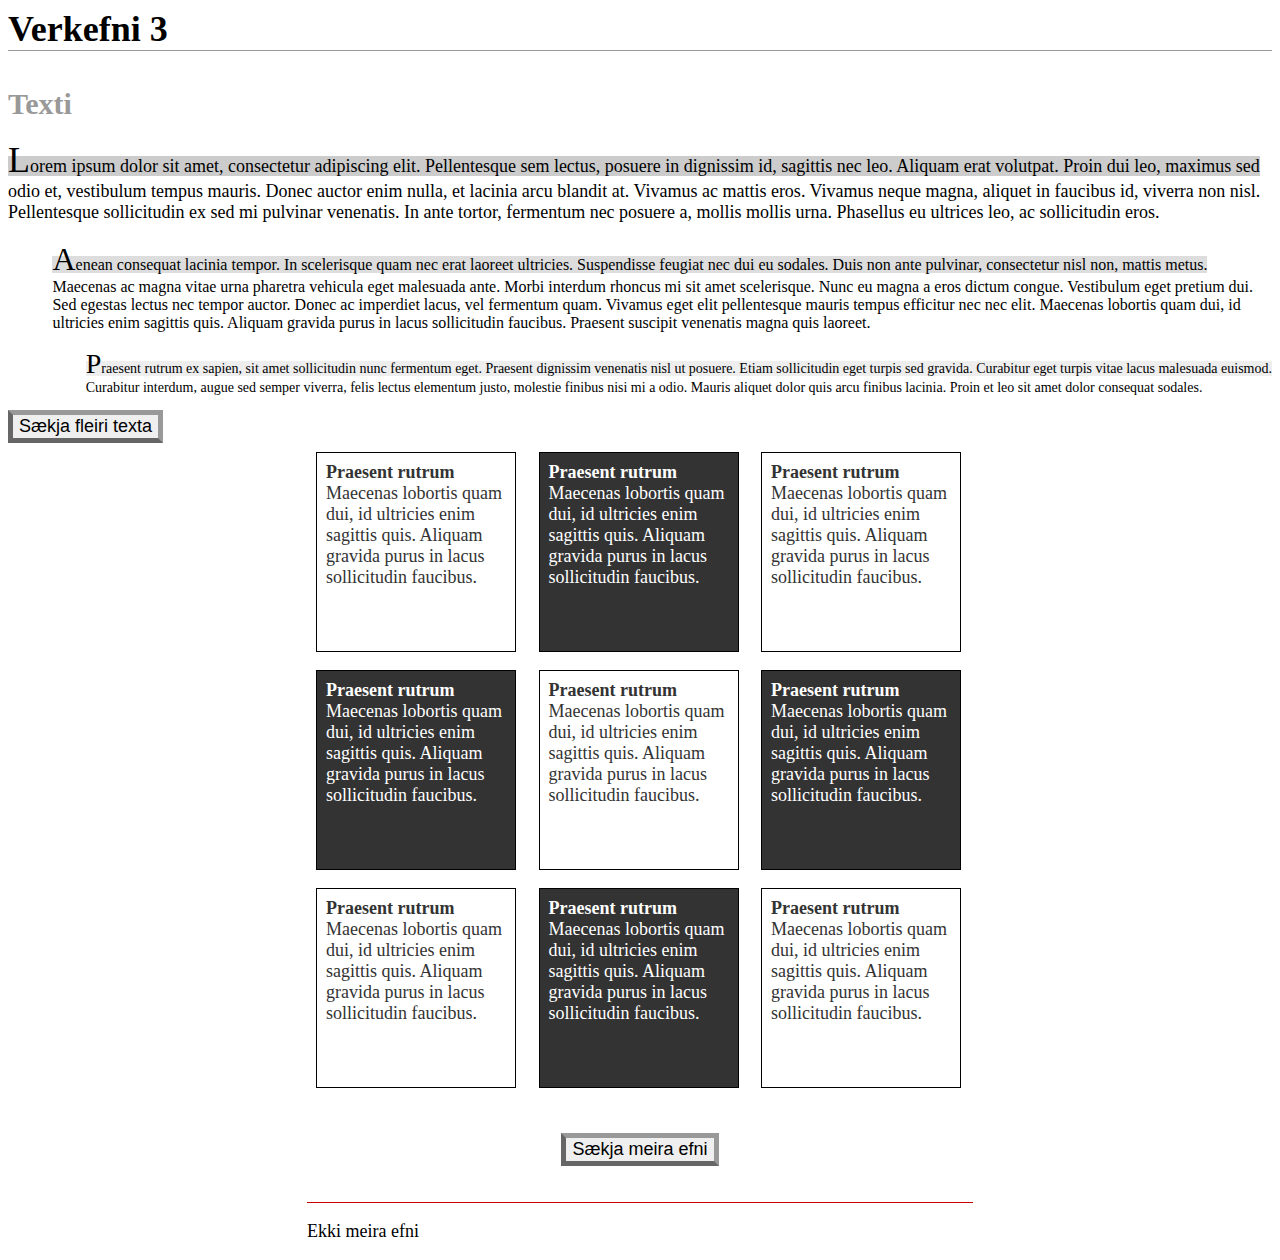
<file: Verkefni3/index.html>
<!doctype html>
<html lang="is">

<head>
    <meta charset="utf-8">
    <link href="styles/styles.css" rel="stylesheet" type="text/css">
    <title>Verkefni 3</title>
</head>

<body>
    <main>
        <h1>Verkefni 3</h1>

        <section class="card-text">
            <h2>Texti</h2>

            <p>Lorem ipsum dolor sit amet, consectetur adipiscing elit. Pellentesque sem lectus, posuere in dignissim
                id, sagittis nec leo. Aliquam erat volutpat. Proin dui leo, maximus sed odio et, vestibulum tempus
                mauris. Donec auctor enim nulla, et lacinia arcu blandit at. Vivamus ac mattis eros. Vivamus neque
                magna, aliquet in faucibus id, viverra non nisl. Pellentesque sollicitudin ex sed mi pulvinar
                venenatis. In ante tortor, fermentum nec posuere a, mollis mollis urna. Phasellus eu ultrices leo, ac
                sollicitudin eros.</p>

            <p>Aenean consequat lacinia tempor. In scelerisque quam nec erat laoreet ultricies. Suspendisse feugiat nec
                dui eu sodales. Duis non ante pulvinar, consectetur nisl non, mattis metus. Maecenas ac magna vitae
                urna pharetra vehicula eget malesuada ante. Morbi interdum rhoncus mi sit amet scelerisque. Nunc eu
                magna a eros dictum congue. Vestibulum eget pretium dui. Sed egestas lectus nec tempor auctor. Donec ac
                imperdiet lacus, vel fermentum quam. Vivamus eget elit pellentesque mauris tempus efficitur nec nec
                elit. Maecenas lobortis quam dui, id ultricies enim sagittis quis. Aliquam gravida purus in lacus
                sollicitudin faucibus. Praesent suscipit venenatis magna quis laoreet.</p>

            <p>Praesent rutrum ex sapien, sit amet sollicitudin nunc fermentum eget. Praesent dignissim venenatis nisl
                ut posuere. Etiam sollicitudin eget turpis sed gravida. Curabitur eget turpis vitae lacus malesuada
                euismod. Curabitur interdum, augue sed semper viverra, felis lectus elementum justo, molestie finibus
                nisi mi a odio. Mauris aliquet dolor quis arcu finibus lacinia. Proin et leo sit amet dolor consequat
                sodales.</p>

            <button>Sækja fleiri texta</button>
        </section>

        <section class="card-section">
            <h2>Þessi fyrirsögn á ekki að sjást</h2>

            <div class="cards">
                <div class="card">
                    <h3>Praesent rutrum</h3>
                    <p>Maecenas lobortis quam dui, id ultricies enim sagittis quis. Aliquam gravida purus in lacus
                        sollicitudin faucibus.</p>
                </div>
                <div class="card">
                    <h3>Praesent rutrum</h3>
                    <p>Maecenas lobortis quam dui, id ultricies enim sagittis quis. Aliquam gravida purus in lacus
                        sollicitudin faucibus.</p>
                </div>
                <div class="card">
                    <h3>Praesent rutrum</h3>
                    <p>Maecenas lobortis quam dui, id ultricies enim sagittis quis. Aliquam gravida purus in lacus
                        sollicitudin faucibus.</p>
                </div>
                <div class="card">
                    <h3>Praesent rutrum</h3>
                    <p>Maecenas lobortis quam dui, id ultricies enim sagittis quis. Aliquam gravida purus in lacus
                        sollicitudin faucibus.</p>
                </div>
                <div class="card">
                    <h3>Praesent rutrum</h3>
                    <p>Maecenas lobortis quam dui, id ultricies enim sagittis quis. Aliquam gravida purus in lacus
                        sollicitudin faucibus.</p>
                </div>
                <div class="card">
                    <h3>Praesent rutrum</h3>
                    <p>Maecenas lobortis quam dui, id ultricies enim sagittis quis. Aliquam gravida purus in lacus
                        sollicitudin faucibus.</p>
                </div>
                <div class="card">
                    <h3>Praesent rutrum</h3>
                    <p>Maecenas lobortis quam dui, id ultricies enim sagittis quis. Aliquam gravida purus in lacus
                        sollicitudin faucibus.</p>
                </div>
                <div class="card">
                    <h3>Praesent rutrum</h3>
                    <p>Maecenas lobortis quam dui, id ultricies enim sagittis quis. Aliquam gravida purus in lacus
                        sollicitudin faucibus.</p>
                </div>
                <div class="card">
                    <h3>Praesent rutrum</h3>
                    <p>Maecenas lobortis quam dui, id ultricies enim sagittis quis. Aliquam gravida purus in lacus
                        sollicitudin faucibus.</p>
                </div>
                <button>Sækja meira efni</button>
            </div>
        </section>
    </main>
</body>

</html>
</file>
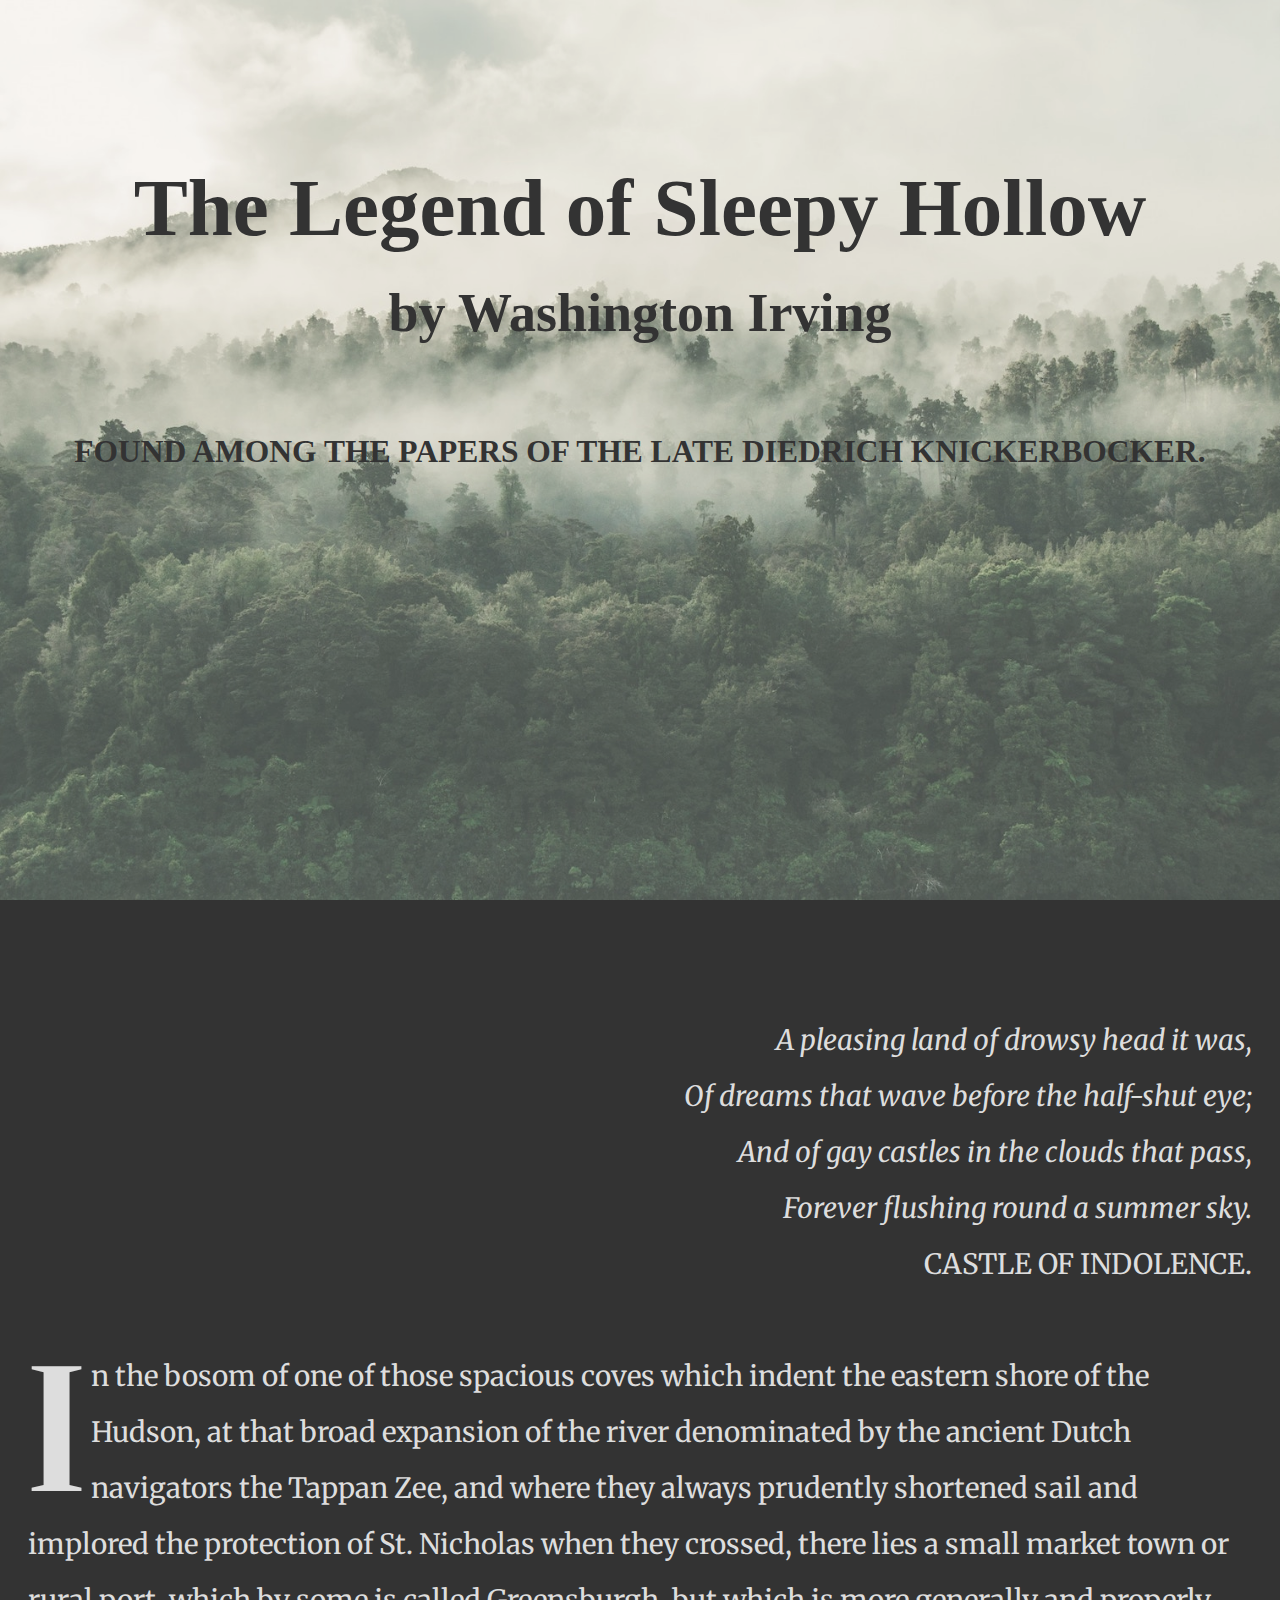
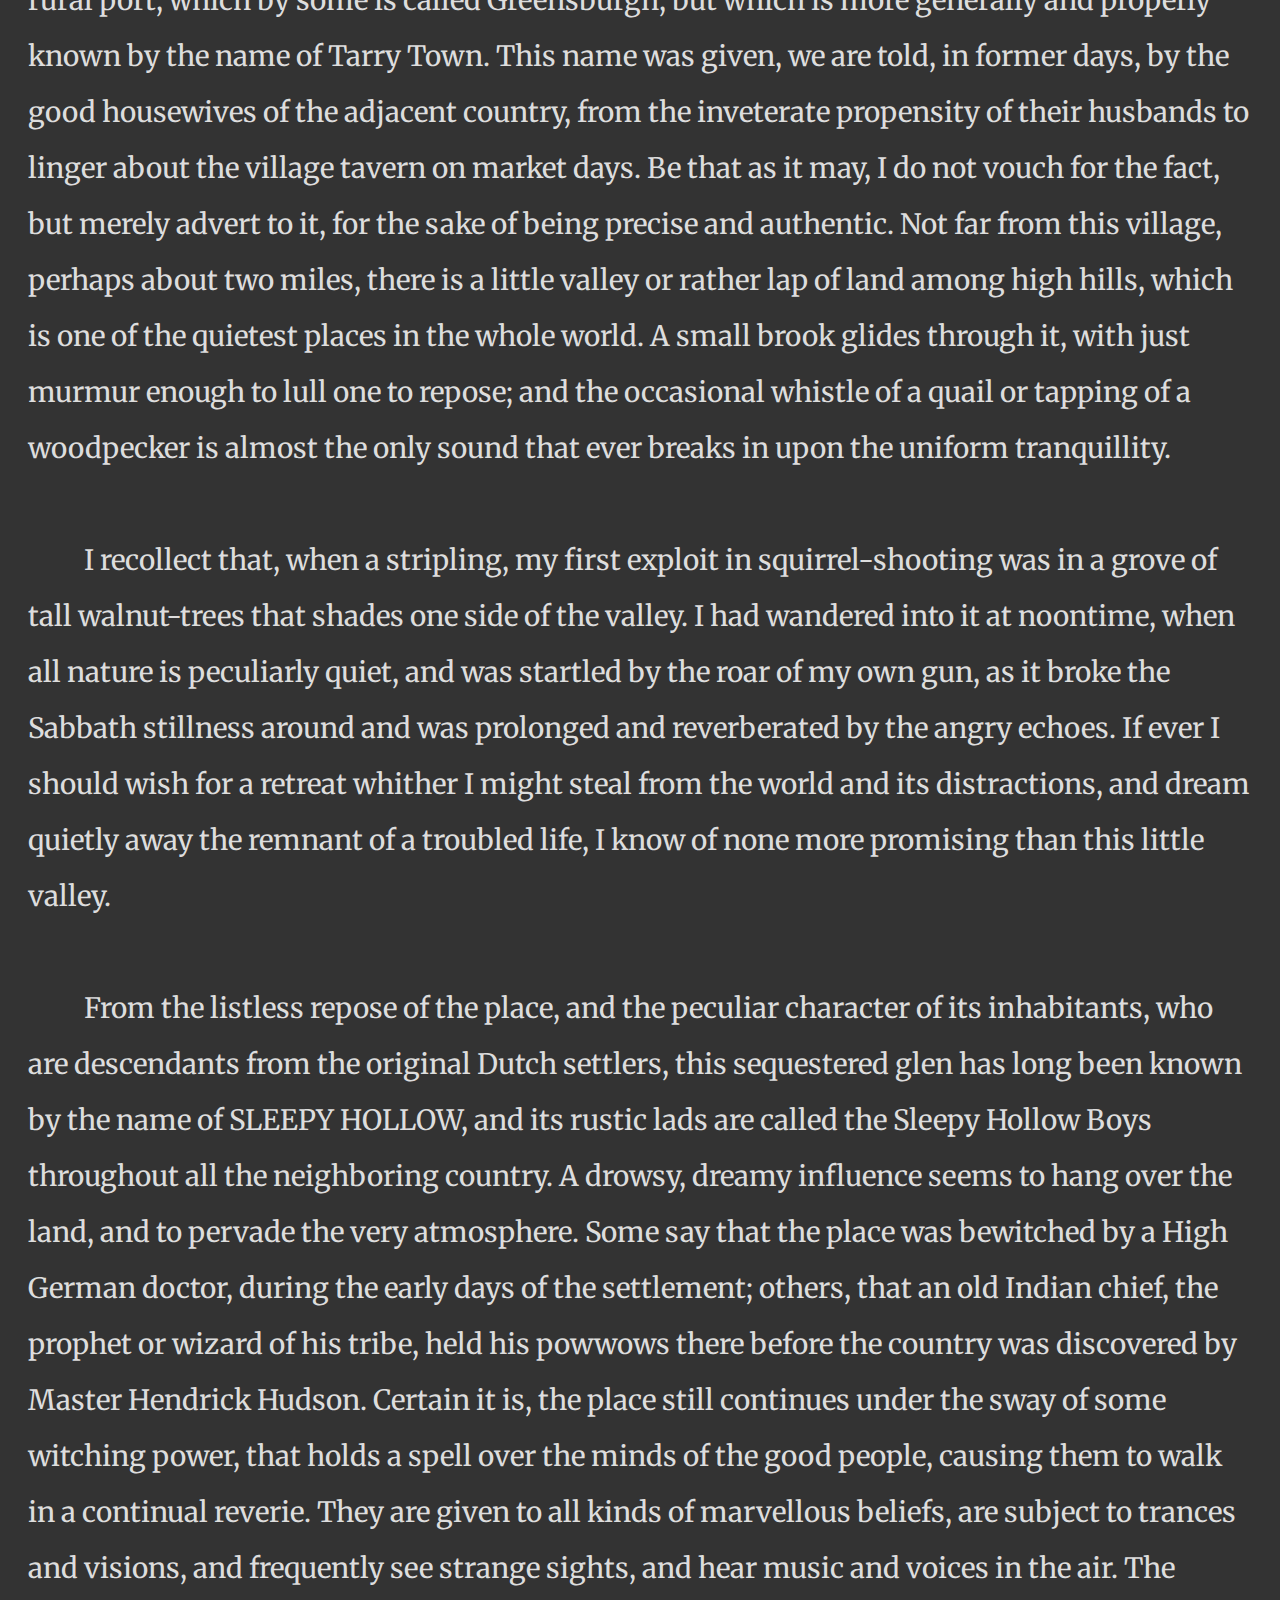
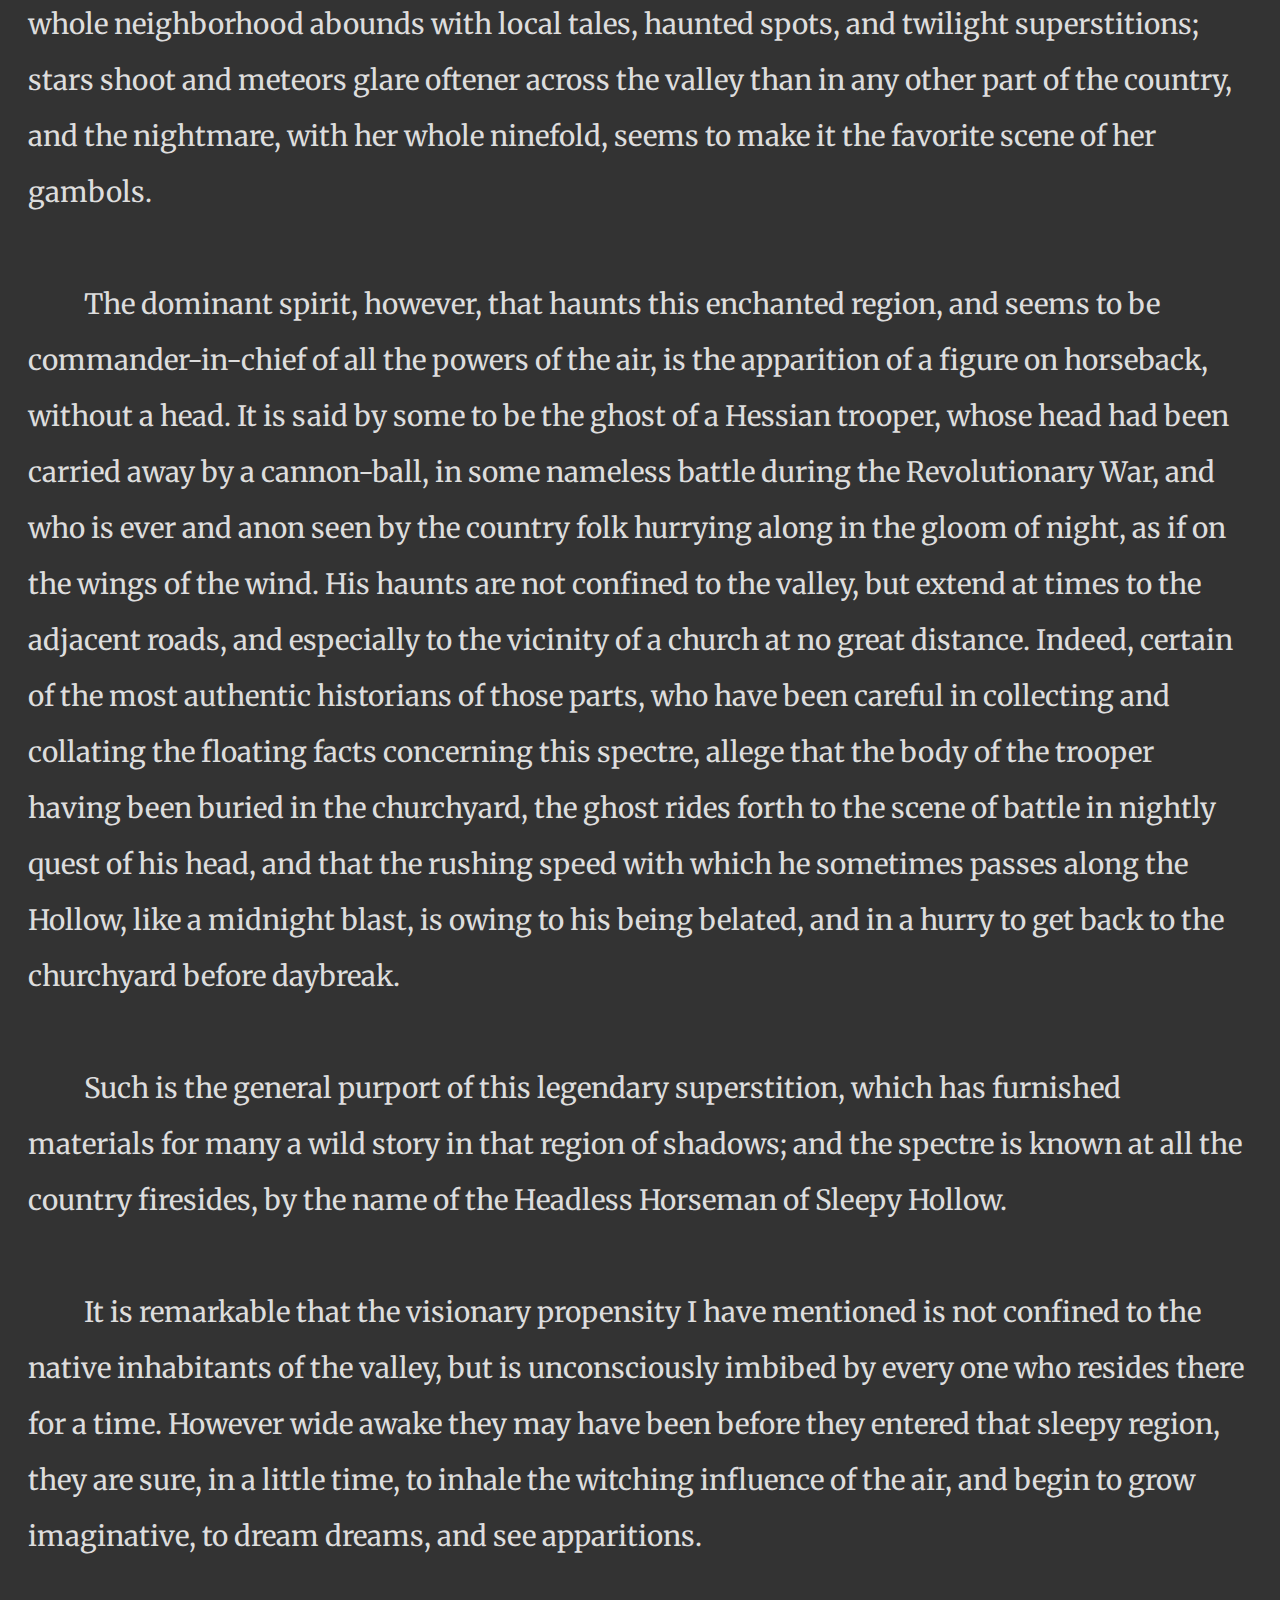
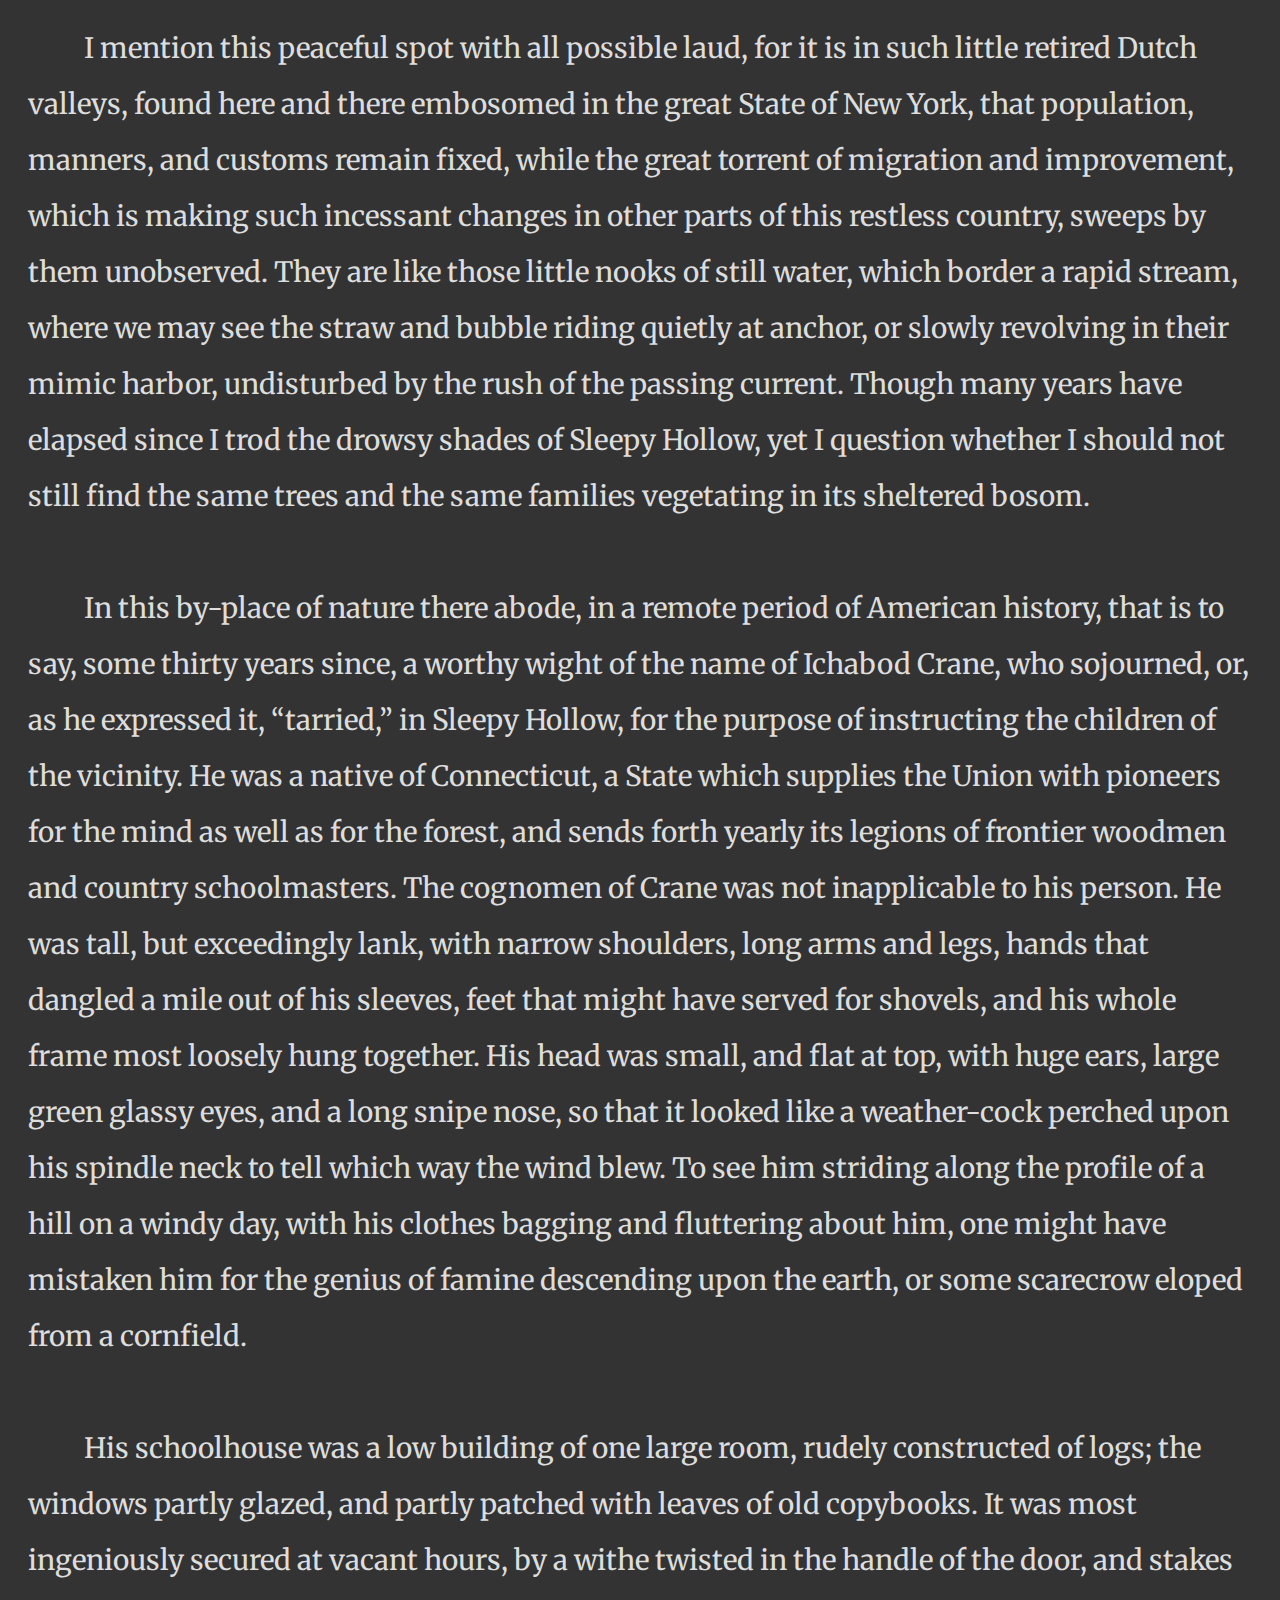
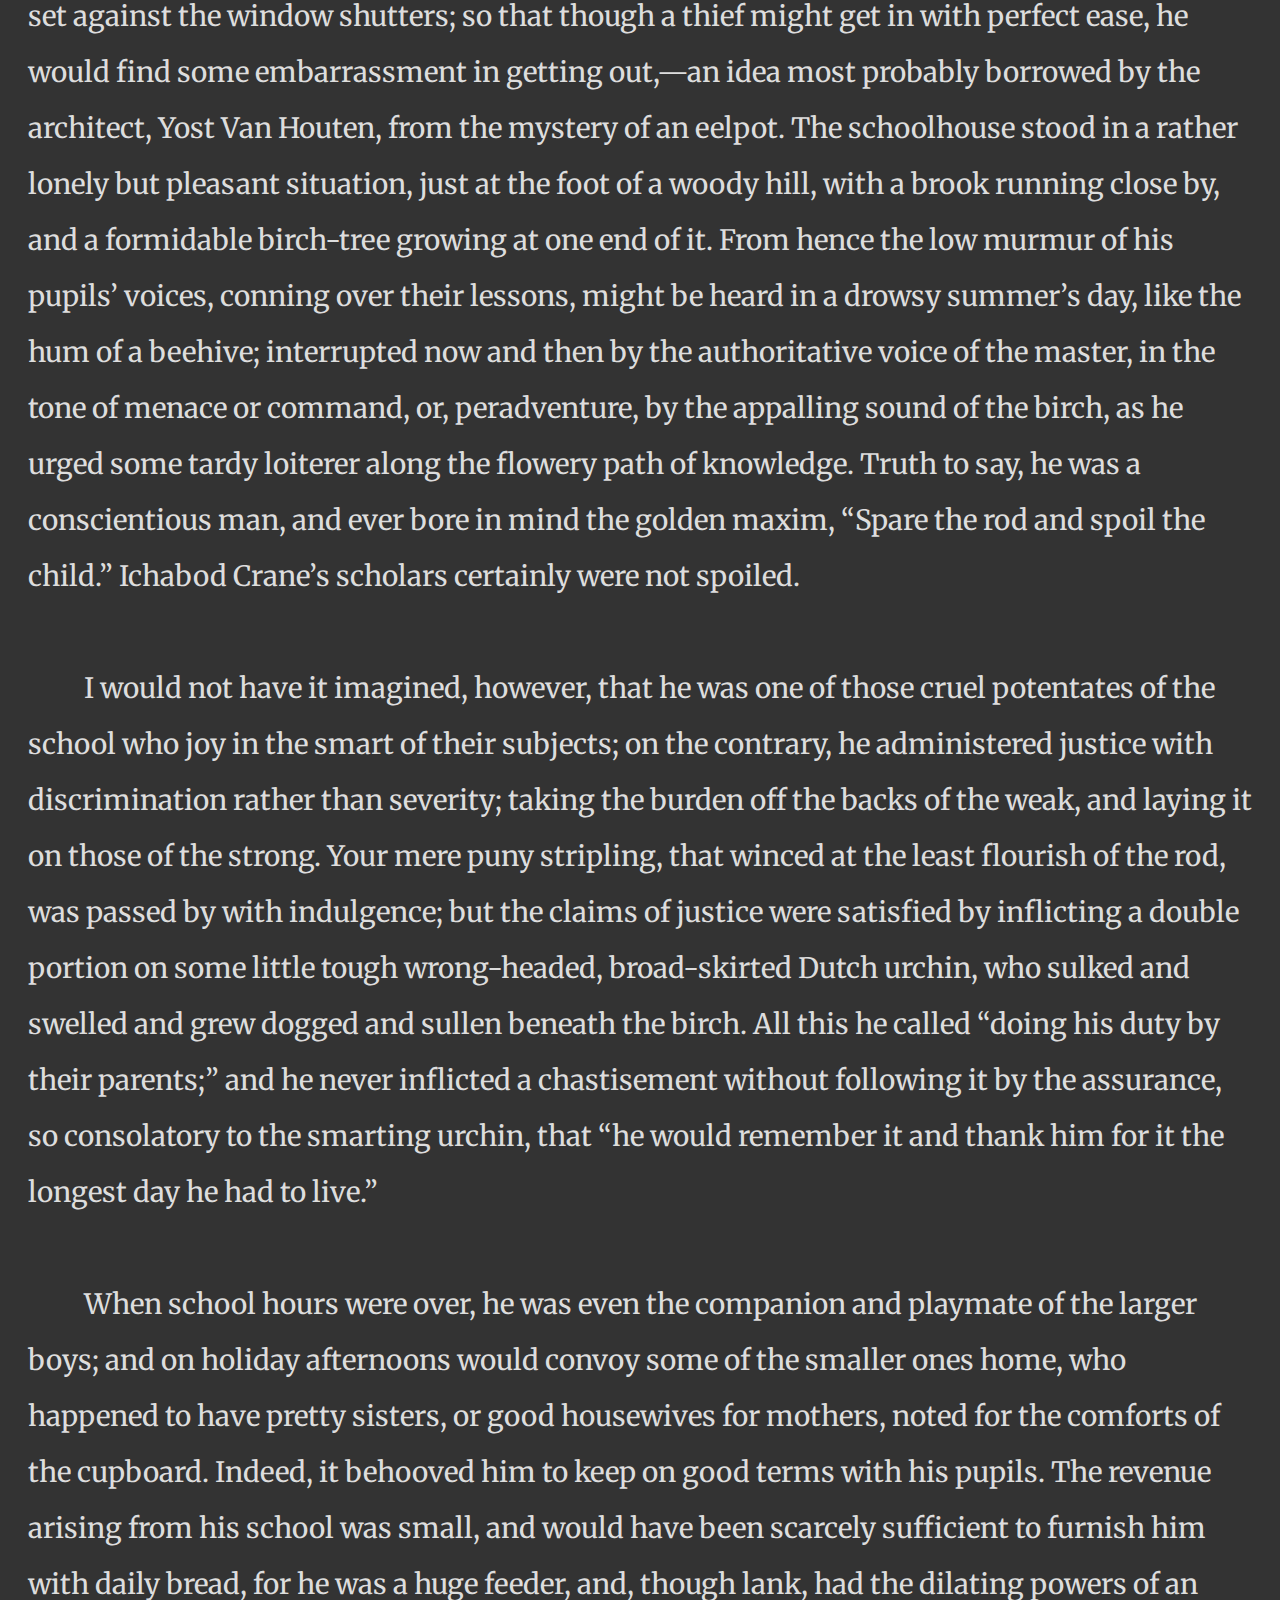
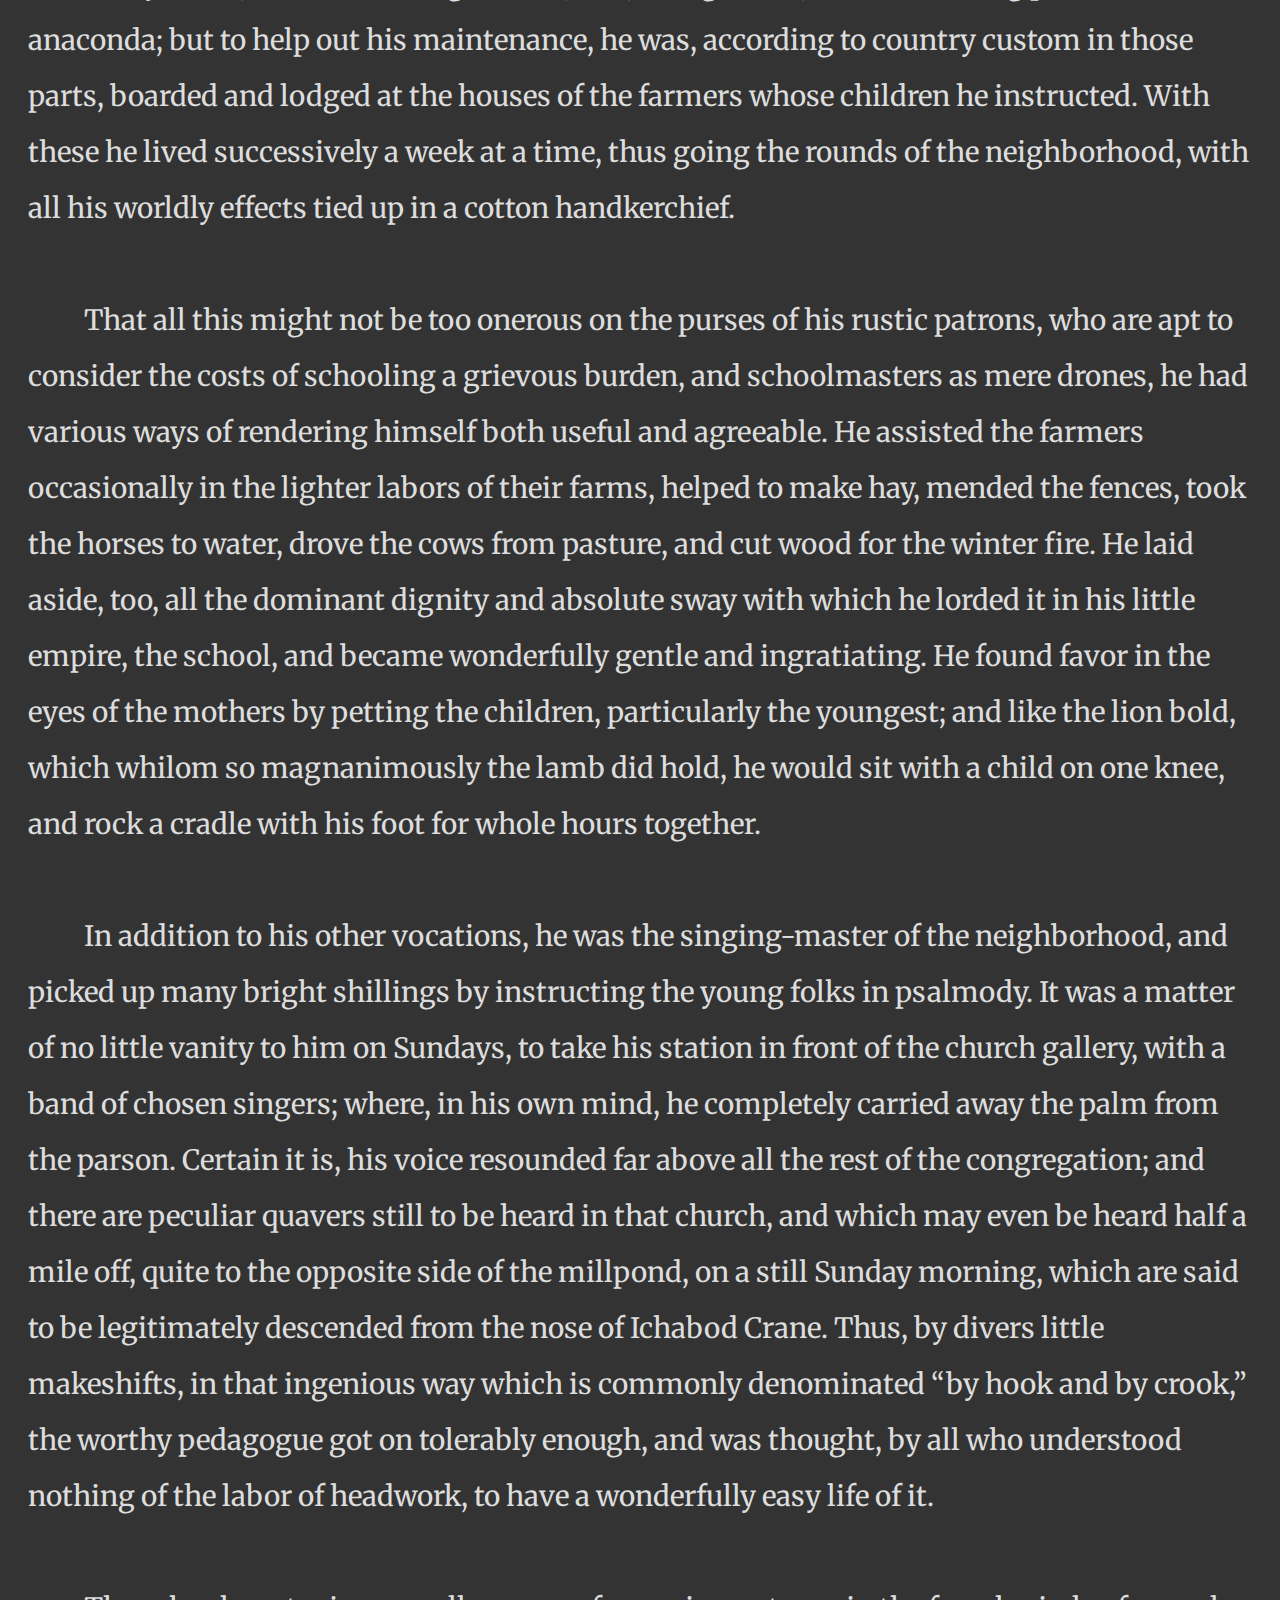
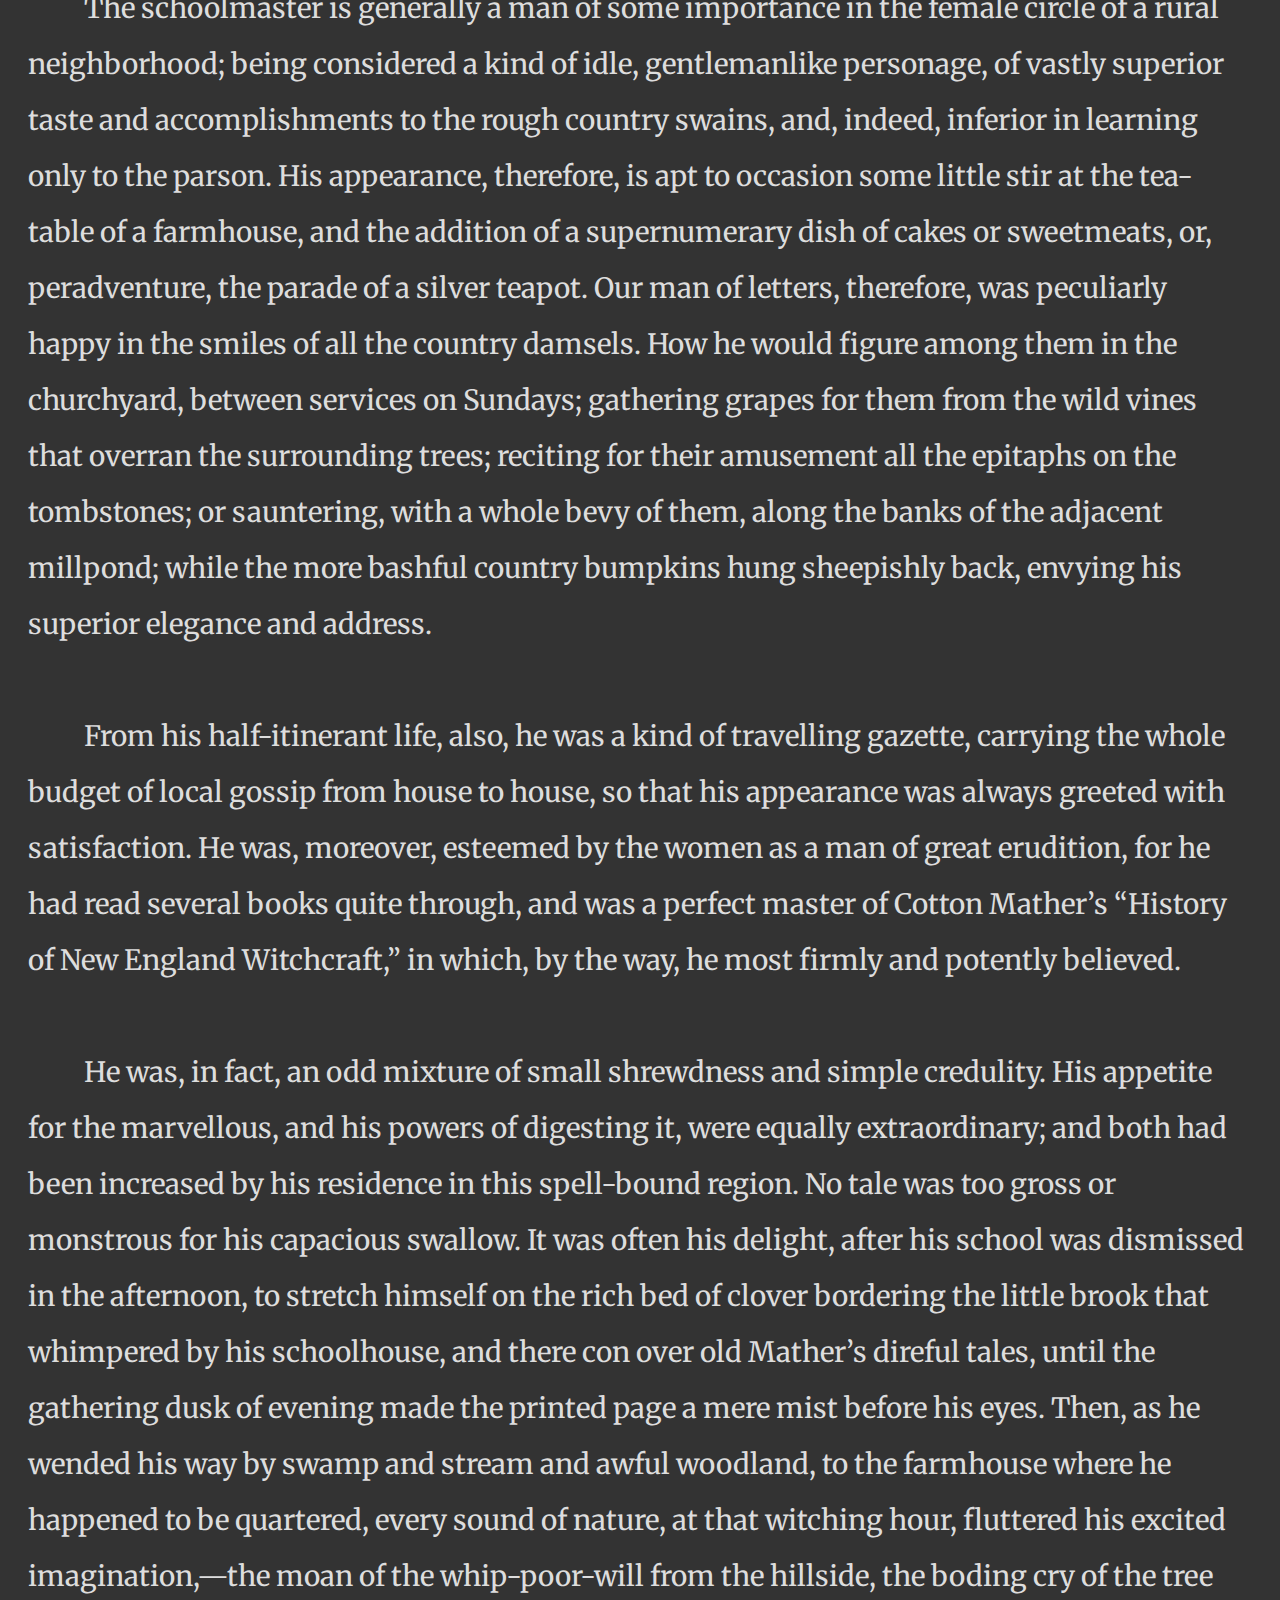
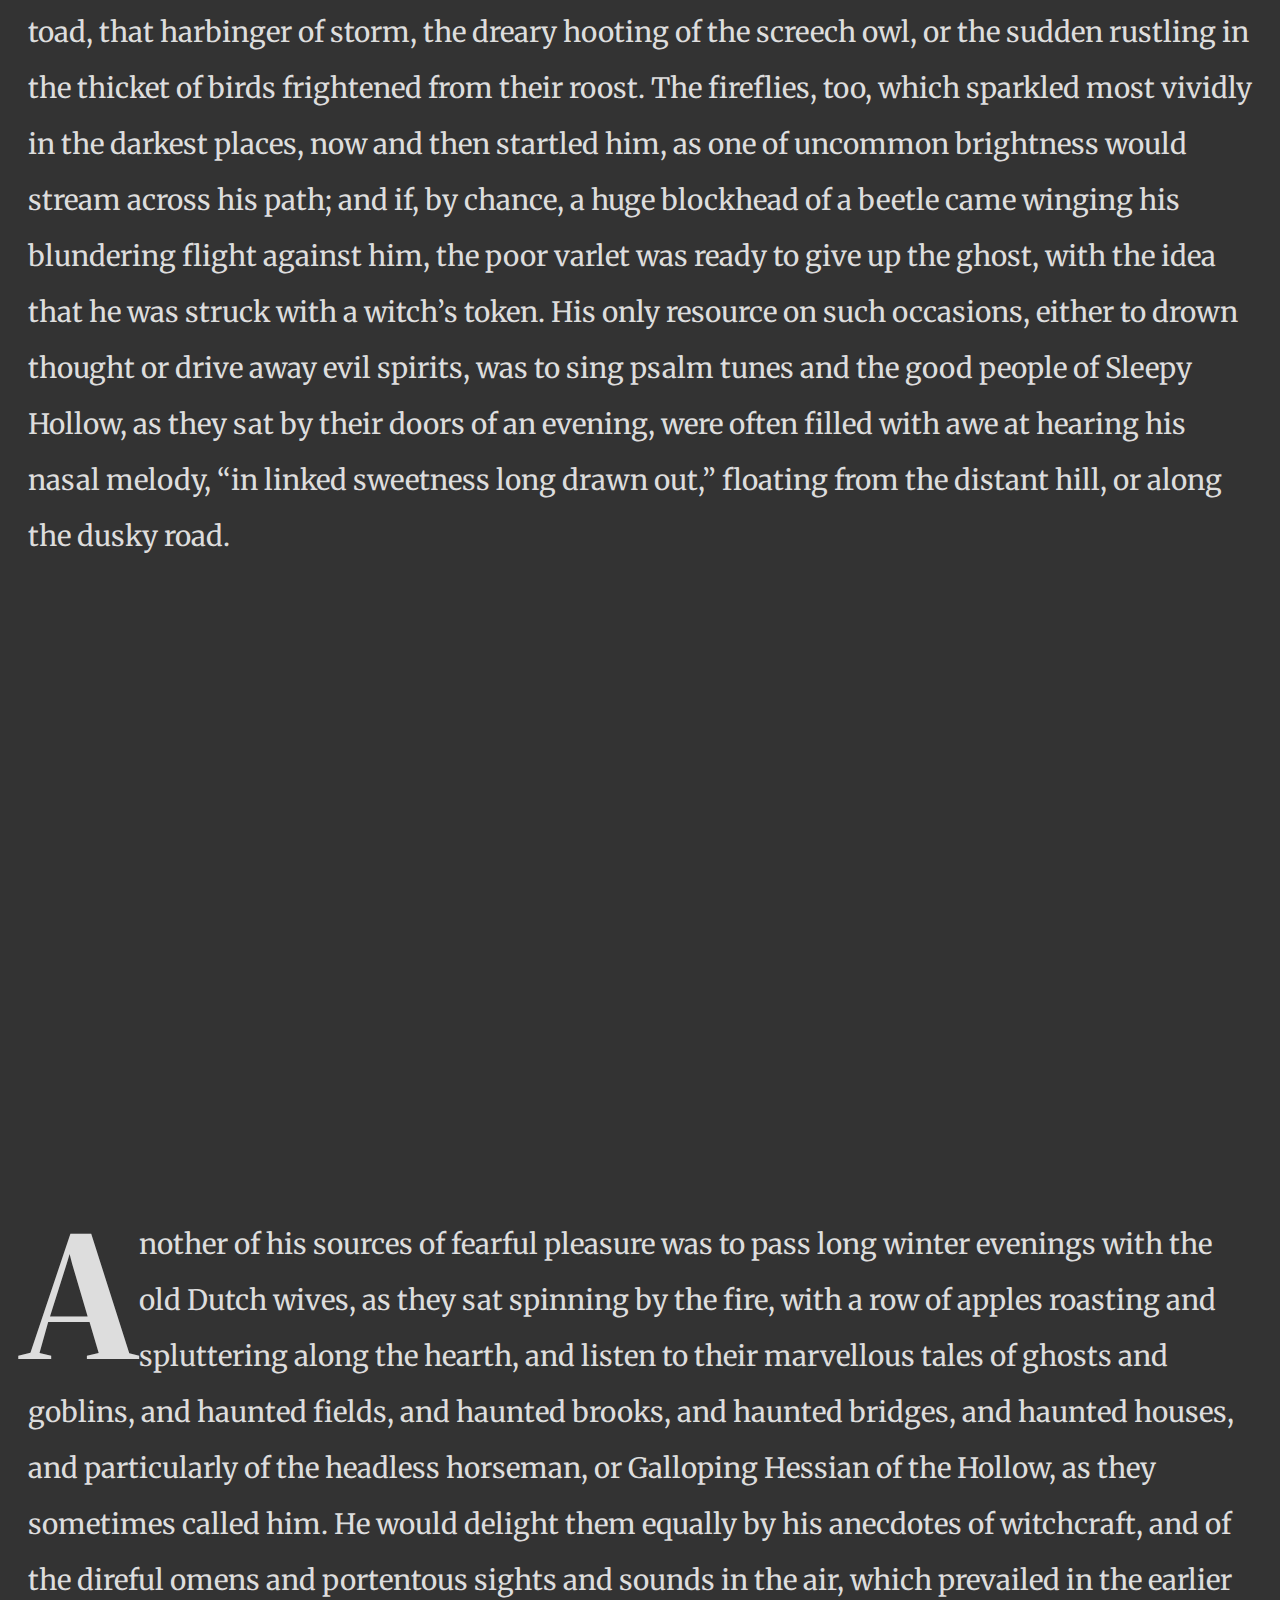
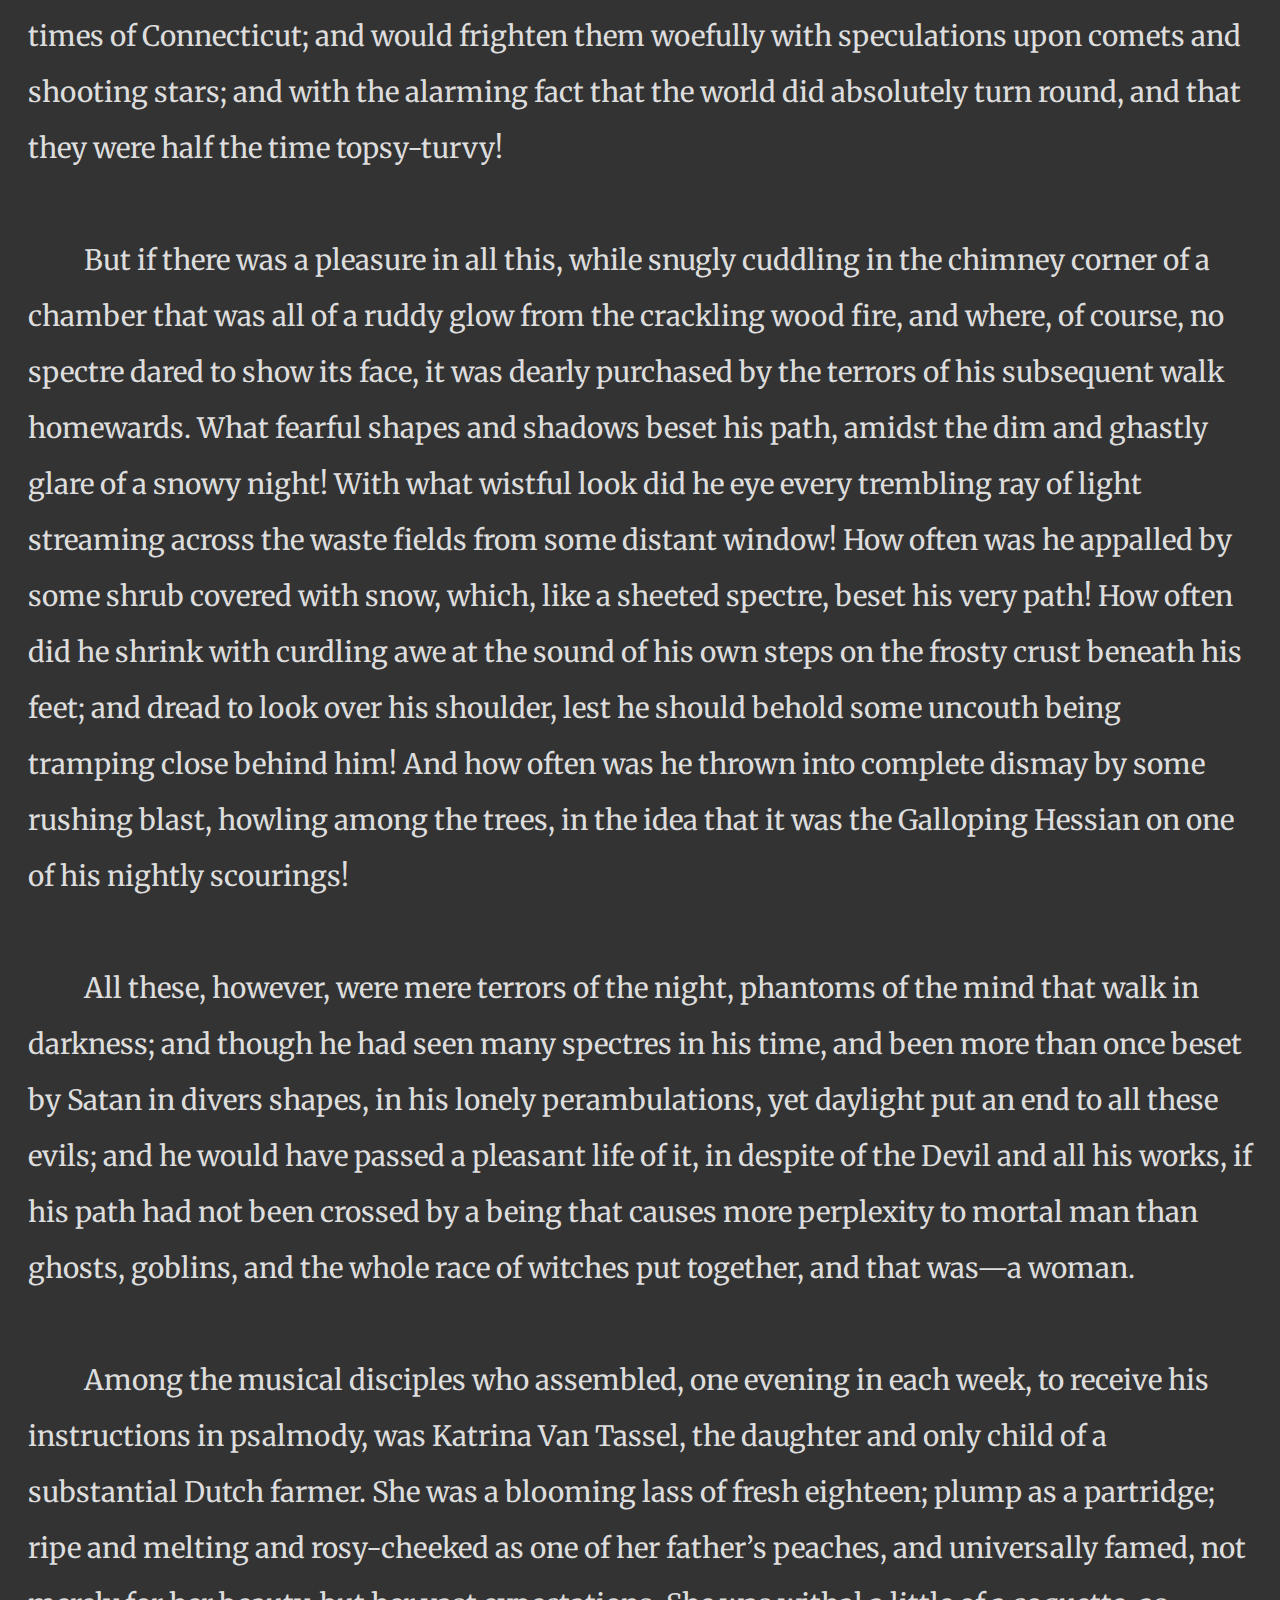
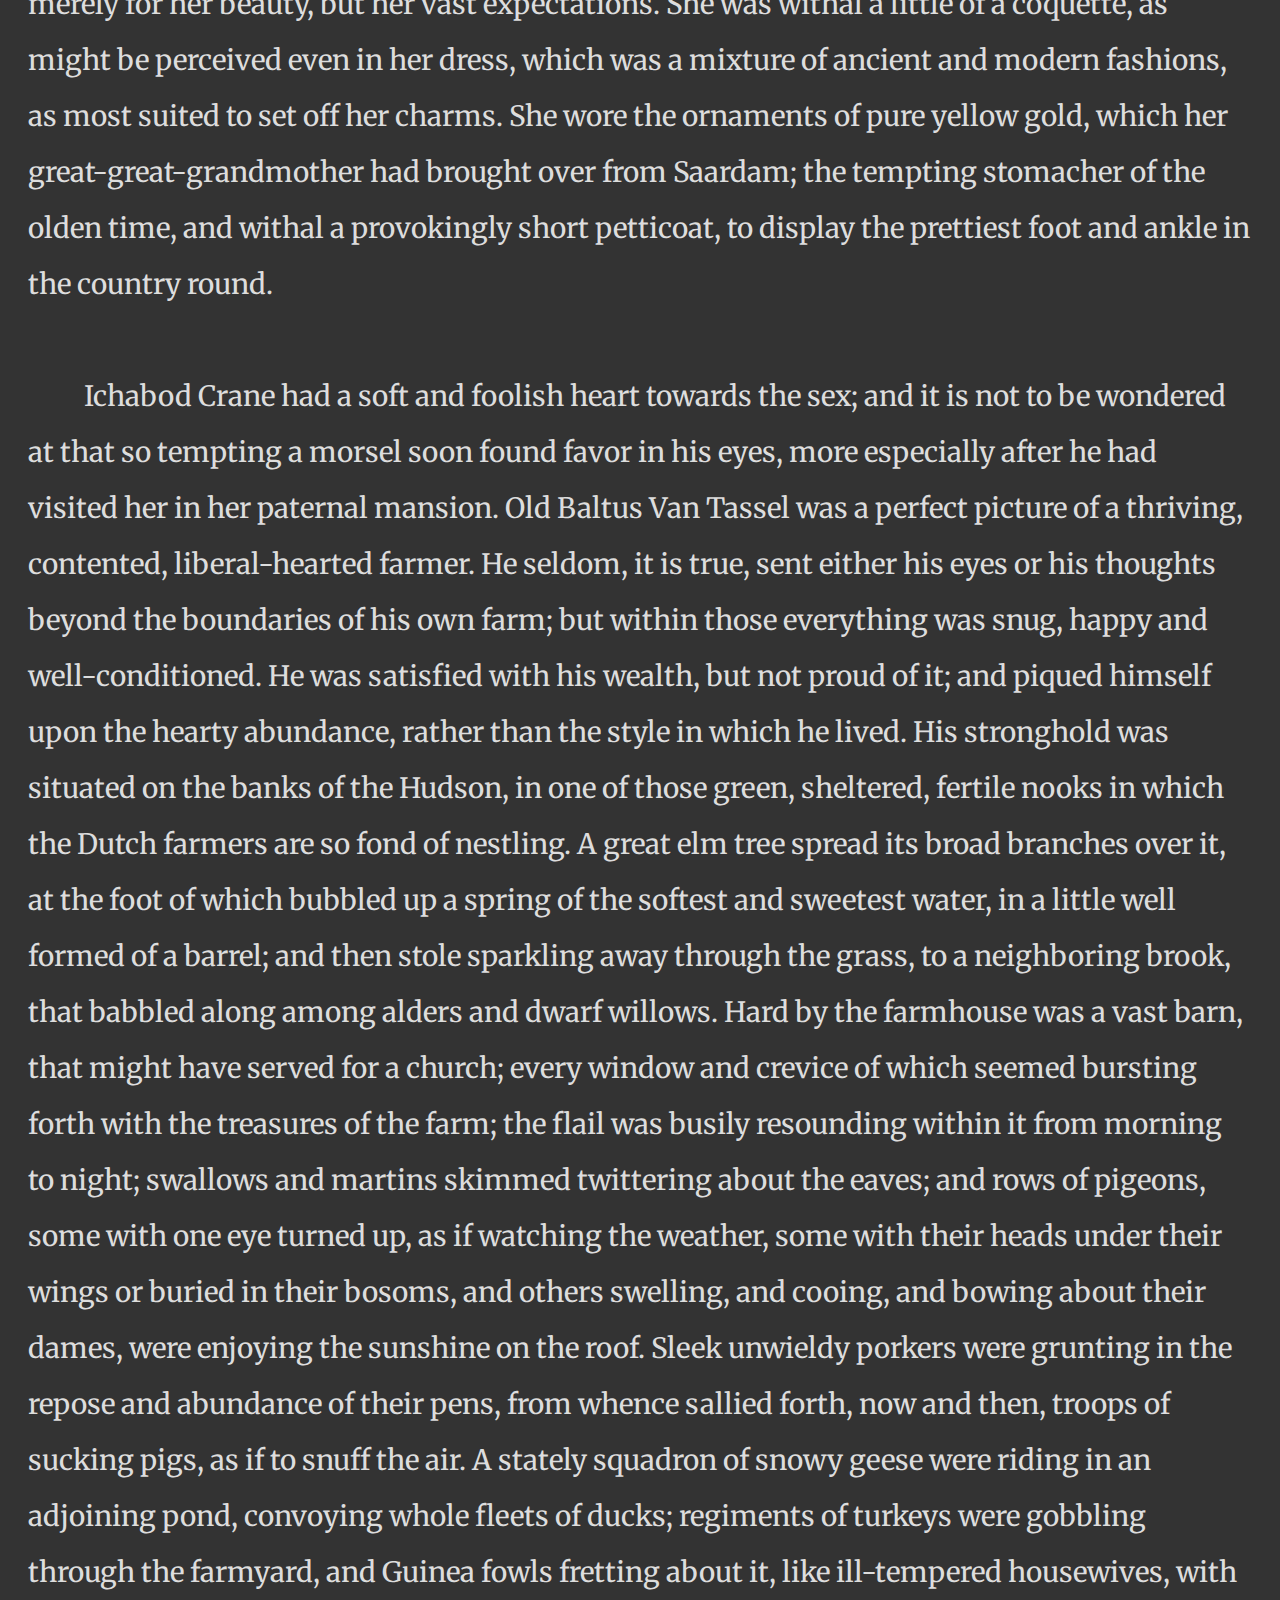
<file: Verkefni4/index.html>
<!doctype html>
<html lang="en">

<head>
    <meta charset="utf-8">
    <title>Verkefni 4</title>
    <link rel="stylesheet" href="styles.css">
    <link href="https://fonts.googleapis.com/css?family=IM+Fell+DW+Pica|Merriweather:400,400i,700" rel="stylesheet">
</head>

<body>

    <header>
        <div class="protection">
            <div class="headerText">
                <h1>The Legend of Sleepy Hollow</h1>
                <h2>by Washington Irving</h2>
                <p>Found among the papers of the late Diedrich Knickerbocker.</p>
            </div>
        </div>
    </header>

    <section class="meginmal">
        <blockquote>
            A pleasing land of drowsy head it was,<br>
            Of dreams that wave before the half-shut eye;<br>
            And of gay castles in the clouds that pass,<br>
            Forever flushing round a summer sky.<br>
            <cite>Castle of Indolence.</cite>
        </blockquote>

        <p>In the bosom of one of those spacious coves which indent the eastern shore of the Hudson, at that broad
            expansion of the river denominated by the ancient Dutch navigators the Tappan Zee, and where they always
            prudently shortened sail and implored the protection of St. Nicholas when they crossed, there lies a small
            market town or rural port, which by some is called Greensburgh, but which is more generally and properly
            known
            by the name of Tarry Town. This name was given, we are told, in former days, by the good housewives of the
            adjacent country, from the inveterate propensity of their husbands to linger about the village tavern on
            market
            days. Be that as it may, I do not vouch for the fact, but merely advert to it, for the sake of being
            precise
            and authentic. Not far from this village, perhaps about two miles, there is a little valley or rather lap
            of
            land among high hills, which is one of the quietest places in the whole world. A small brook glides through
            it,
            with just murmur enough to lull one to repose; and the occasional whistle of a quail or tapping of a
            woodpecker
            is almost the only sound that ever breaks in upon the uniform tranquillity.</p>

        <p>I recollect that, when a stripling, my first exploit in squirrel-shooting was in a grove of tall
            walnut-trees
            that shades one side of the valley. I had wandered into it at noontime, when all nature is peculiarly
            quiet,
            and was startled by the roar of my own gun, as it broke the Sabbath stillness around and was prolonged and
            reverberated by the angry echoes. If ever I should wish for a retreat whither I might steal from the world
            and
            its distractions, and dream quietly away the remnant of a troubled life, I know of none more promising than
            this little valley.</p>

        <p>From the listless repose of the place, and the peculiar character of its inhabitants, who are descendants
            from
            the original Dutch settlers, this sequestered glen has long been known by the name of SLEEPY HOLLOW, and
            its
            rustic lads are called the Sleepy Hollow Boys throughout all the neighboring country. A drowsy, dreamy
            influence seems to hang over the land, and to pervade the very atmosphere. Some say that the place was
            bewitched by a High German doctor, during the early days of the settlement; others, that an old Indian
            chief,
            the prophet or wizard of his tribe, held his powwows there before the country was discovered by Master
            Hendrick
            Hudson. Certain it is, the place still continues under the sway of some witching power, that holds a spell
            over
            the minds of the good people, causing them to walk in a continual reverie. They are given to all kinds of
            marvellous beliefs, are subject to trances and visions, and frequently see strange sights, and hear music
            and
            voices in the air. The whole neighborhood abounds with local tales, haunted spots, and twilight
            superstitions;
            stars shoot and meteors glare oftener across the valley than in any other part of the country, and the
            nightmare, with her whole ninefold, seems to make it the favorite scene of her gambols.</p>

        <p>The dominant spirit, however, that haunts this enchanted region, and seems to be commander-in-chief of all
            the
            powers of the air, is the apparition of a figure on horseback, without a head. It is said by some to be the
            ghost of a Hessian trooper, whose head had been carried away by a cannon-ball, in some nameless battle
            during
            the Revolutionary War, and who is ever and anon seen by the country folk hurrying along in the gloom of
            night,
            as if on the wings of the wind. His haunts are not confined to the valley, but extend at times to the
            adjacent
            roads, and especially to the vicinity of a church at no great distance. Indeed, certain of the most
            authentic
            historians of those parts, who have been careful in collecting and collating the floating facts concerning
            this
            spectre, allege that the body of the trooper having been buried in the churchyard, the ghost rides forth to
            the
            scene of battle in nightly quest of his head, and that the rushing speed with which he sometimes passes
            along
            the Hollow, like a midnight blast, is owing to his being belated, and in a hurry to get back to the
            churchyard
            before daybreak.</p>

        <p>Such is the general purport of this legendary superstition, which has furnished materials for many a wild
            story
            in that region of shadows; and the spectre is known at all the country firesides, by the name of the
            Headless
            Horseman of Sleepy Hollow.</p>

        <p>It is remarkable that the visionary propensity I have mentioned is not confined to the native inhabitants of
            the
            valley, but is unconsciously imbibed by every one who resides there for a time. However wide awake they may
            have been before they entered that sleepy region, they are sure, in a little time, to inhale the witching
            influence of the air, and begin to grow imaginative, to dream dreams, and see apparitions.</p>

        <p>I mention this peaceful spot with all possible laud, for it is in such little retired Dutch valleys, found
            here
            and there embosomed in the great State of New York, that population, manners, and customs remain fixed,
            while
            the great torrent of migration and improvement, which is making such incessant changes in other parts of
            this
            restless country, sweeps by them unobserved. They are like those little nooks of still water, which border
            a
            rapid stream, where we may see the straw and bubble riding quietly at anchor, or slowly revolving in their
            mimic harbor, undisturbed by the rush of the passing current. Though many years have elapsed since I trod
            the
            drowsy shades of Sleepy Hollow, yet I question whether I should not still find the same trees and the same
            families vegetating in its sheltered bosom.</p>

        <p>In this by-place of nature there abode, in a remote period of American history, that is to say, some thirty
            years since, a worthy wight of the name of Ichabod Crane, who sojourned, or, as he expressed it, “tarried,”
            in
            Sleepy Hollow, for the purpose of instructing the children of the vicinity. He was a native of Connecticut,
            a
            State which supplies the Union with pioneers for the mind as well as for the forest, and sends forth yearly
            its
            legions of frontier woodmen and country schoolmasters. The cognomen of Crane was not inapplicable to his
            person. He was tall, but exceedingly lank, with narrow shoulders, long arms and legs, hands that dangled a
            mile
            out of his sleeves, feet that might have served for shovels, and his whole frame most loosely hung
            together.
            His head was small, and flat at top, with huge ears, large green glassy eyes, and a long snipe nose, so
            that it
            looked like a weather-cock perched upon his spindle neck to tell which way the wind blew. To see him
            striding
            along the profile of a hill on a windy day, with his clothes bagging and fluttering about him, one might
            have
            mistaken him for the genius of famine descending upon the earth, or some scarecrow eloped from a cornfield.</p>

        <p>His schoolhouse was a low building of one large room, rudely constructed of logs; the windows partly glazed,
            and
            partly patched with leaves of old copybooks. It was most ingeniously secured at vacant hours, by a withe
            twisted in the handle of the door, and stakes set against the window shutters; so that though a thief might
            get
            in with perfect ease, he would find some embarrassment in getting out,—an idea most probably borrowed by
            the
            architect, Yost Van Houten, from the mystery of an eelpot. The schoolhouse stood in a rather lonely but
            pleasant situation, just at the foot of a woody hill, with a brook running close by, and a formidable
            birch-tree growing at one end of it. From hence the low murmur of his pupils’ voices, conning over their
            lessons, might be heard in a drowsy summer’s day, like the hum of a beehive; interrupted now and then by
            the
            authoritative voice of the master, in the tone of menace or command, or, peradventure, by the appalling
            sound
            of the birch, as he urged some tardy loiterer along the flowery path of knowledge. Truth to say, he was a
            conscientious man, and ever bore in mind the golden maxim, “Spare the rod and spoil the child.” Ichabod
            Crane’s
            scholars certainly were not spoiled.</p>

        <p>I would not have it imagined, however, that he was one of those cruel potentates of the school who joy in
            the
            smart of their subjects; on the contrary, he administered justice with discrimination rather than severity;
            taking the burden off the backs of the weak, and laying it on those of the strong. Your mere puny
            stripling,
            that winced at the least flourish of the rod, was passed by with indulgence; but the claims of justice were
            satisfied by inflicting a double portion on some little tough wrong-headed, broad-skirted Dutch urchin, who
            sulked and swelled and grew dogged and sullen beneath the birch. All this he called “doing his duty by
            their
            parents;” and he never inflicted a chastisement without following it by the assurance, so consolatory to
            the
            smarting urchin, that “he would remember it and thank him for it the longest day he had to live.”</p>

        <p>When school hours were over, he was even the companion and playmate of the larger boys; and on holiday
            afternoons would convoy some of the smaller ones home, who happened to have pretty sisters, or good
            housewives
            for mothers, noted for the comforts of the cupboard. Indeed, it behooved him to keep on good terms with his
            pupils. The revenue arising from his school was small, and would have been scarcely sufficient to furnish
            him
            with daily bread, for he was a huge feeder, and, though lank, had the dilating powers of an anaconda; but
            to
            help out his maintenance, he was, according to country custom in those parts, boarded and lodged at the
            houses
            of the farmers whose children he instructed. With these he lived successively a week at a time, thus going
            the
            rounds of the neighborhood, with all his worldly effects tied up in a cotton handkerchief.</p>

        <p>That all this might not be too onerous on the purses of his rustic patrons, who are apt to consider the
            costs of
            schooling a grievous burden, and schoolmasters as mere drones, he had various ways of rendering himself
            both
            useful and agreeable. He assisted the farmers occasionally in the lighter labors of their farms, helped to
            make
            hay, mended the fences, took the horses to water, drove the cows from pasture, and cut wood for the winter
            fire. He laid aside, too, all the dominant dignity and absolute sway with which he lorded it in his little
            empire, the school, and became wonderfully gentle and ingratiating. He found favor in the eyes of the
            mothers
            by petting the children, particularly the youngest; and like the lion bold, which whilom so magnanimously
            the
            lamb did hold, he would sit with a child on one knee, and rock a cradle with his foot for whole hours
            together.</p>

        <p>In addition to his other vocations, he was the singing-master of the neighborhood, and picked up many bright
            shillings by instructing the young folks in psalmody. It was a matter of no little vanity to him on
            Sundays, to
            take his station in front of the church gallery, with a band of chosen singers; where, in his own mind, he
            completely carried away the palm from the parson. Certain it is, his voice resounded far above all the rest
            of
            the congregation; and there are peculiar quavers still to be heard in that church, and which may even be
            heard
            half a mile off, quite to the opposite side of the millpond, on a still Sunday morning, which are said to
            be
            legitimately descended from the nose of Ichabod Crane. Thus, by divers little makeshifts, in that ingenious
            way
            which is commonly denominated “by hook and by crook,” the worthy pedagogue got on tolerably enough, and was
            thought, by all who understood nothing of the labor of headwork, to have a wonderfully easy life of it.</p>

        <p>The schoolmaster is generally a man of some importance in the female circle of a rural neighborhood; being
            considered a kind of idle, gentlemanlike personage, of vastly superior taste and accomplishments to the
            rough
            country swains, and, indeed, inferior in learning only to the parson. His appearance, therefore, is apt to
            occasion some little stir at the tea-table of a farmhouse, and the addition of a supernumerary dish of
            cakes or
            sweetmeats, or, peradventure, the parade of a silver teapot. Our man of letters, therefore, was peculiarly
            happy in the smiles of all the country damsels. How he would figure among them in the churchyard, between
            services on Sundays; gathering grapes for them from the wild vines that overran the surrounding trees;
            reciting
            for their amusement all the epitaphs on the tombstones; or sauntering, with a whole bevy of them, along the
            banks of the adjacent millpond; while the more bashful country bumpkins hung sheepishly back, envying his
            superior elegance and address.</p>

        <p>From his half-itinerant life, also, he was a kind of travelling gazette, carrying the whole budget of local
            gossip from house to house, so that his appearance was always greeted with satisfaction. He was, moreover,
            esteemed by the women as a man of great erudition, for he had read several books quite through, and was a
            perfect master of Cotton Mather’s “History of New England Witchcraft,” in which, by the way, he most firmly
            and
            potently believed.</p>

        <p>He was, in fact, an odd mixture of small shrewdness and simple credulity. His appetite for the marvellous,
            and
            his powers of digesting it, were equally extraordinary; and both had been increased by his residence in
            this
            spell-bound region. No tale was too gross or monstrous for his capacious swallow. It was often his delight,
            after his school was dismissed in the afternoon, to stretch himself on the rich bed of clover bordering the
            little brook that whimpered by his schoolhouse, and there con over old Mather’s direful tales, until the
            gathering dusk of evening made the printed page a mere mist before his eyes. Then, as he wended his way by
            swamp and stream and awful woodland, to the farmhouse where he happened to be quartered, every sound of
            nature,
            at that witching hour, fluttered his excited imagination,—the moan of the whip-poor-will from the hillside,
            the
            boding cry of the tree toad, that harbinger of storm, the dreary hooting of the screech owl, or the sudden
            rustling in the thicket of birds frightened from their roost. The fireflies, too, which sparkled most
            vividly
            in the darkest places, now and then startled him, as one of uncommon brightness would stream across his
            path;
            and if, by chance, a huge blockhead of a beetle came winging his blundering flight against him, the poor
            varlet
            was ready to give up the ghost, with the idea that he was struck with a witch’s token. His only resource on
            such occasions, either to drown thought or drive away evil spirits, was to sing psalm tunes and the good
            people
            of Sleepy Hollow, as they sat by their doors of an evening, were often filled with awe at hearing his nasal
            melody, “in linked sweetness long drawn out,” floating from the distant hill, or along the dusky road.</p>
    </section>

    <hr>

    <section class="meginmal">
        <p>Another of his sources of fearful pleasure was to pass long winter evenings with the old Dutch wives, as
            they
            sat spinning by the fire, with a row of apples roasting and spluttering along the hearth, and listen to
            their
            marvellous tales of ghosts and goblins, and haunted fields, and haunted brooks, and haunted bridges, and
            haunted houses, and particularly of the headless horseman, or Galloping Hessian of the Hollow, as they
            sometimes called him. He would delight them equally by his anecdotes of witchcraft, and of the direful
            omens
            and portentous sights and sounds in the air, which prevailed in the earlier times of Connecticut; and would
            frighten them woefully with speculations upon comets and shooting stars; and with the alarming fact that
            the
            world did absolutely turn round, and that they were half the time topsy-turvy!</p>

        <p>But if there was a pleasure in all this, while snugly cuddling in the chimney corner of a chamber that was
            all
            of a ruddy glow from the crackling wood fire, and where, of course, no spectre dared to show its face, it
            was
            dearly purchased by the terrors of his subsequent walk homewards. What fearful shapes and shadows beset his
            path, amidst the dim and ghastly glare of a snowy night! With what wistful look did he eye every trembling
            ray
            of light streaming across the waste fields from some distant window! How often was he appalled by some
            shrub
            covered with snow, which, like a sheeted spectre, beset his very path! How often did he shrink with
            curdling
            awe at the sound of his own steps on the frosty crust beneath his feet; and dread to look over his
            shoulder,
            lest he should behold some uncouth being tramping close behind him! And how often was he thrown into
            complete
            dismay by some rushing blast, howling among the trees, in the idea that it was the Galloping Hessian on one
            of
            his nightly scourings!</p>

        <p>All these, however, were mere terrors of the night, phantoms of the mind that walk in darkness; and though
            he
            had seen many spectres in his time, and been more than once beset by Satan in divers shapes, in his lonely
            perambulations, yet daylight put an end to all these evils; and he would have passed a pleasant life of it,
            in
            despite of the Devil and all his works, if his path had not been crossed by a being that causes more
            perplexity
            to mortal man than ghosts, goblins, and the whole race of witches put together, and that was—a woman.</p>

        <p>Among the musical disciples who assembled, one evening in each week, to receive his instructions in
            psalmody,
            was Katrina Van Tassel, the daughter and only child of a substantial Dutch farmer. She was a blooming lass
            of
            fresh eighteen; plump as a partridge; ripe and melting and rosy-cheeked as one of her father’s peaches, and
            universally famed, not merely for her beauty, but her vast expectations. She was withal a little of a
            coquette,
            as might be perceived even in her dress, which was a mixture of ancient and modern fashions, as most suited
            to
            set off her charms. She wore the ornaments of pure yellow gold, which her great-great-grandmother had
            brought
            over from Saardam; the tempting stomacher of the olden time, and withal a provokingly short petticoat, to
            display the prettiest foot and ankle in the country round.</p>

        <p>Ichabod Crane had a soft and foolish heart towards the sex; and it is not to be wondered at that so tempting
            a
            morsel soon found favor in his eyes, more especially after he had visited her in her paternal mansion. Old
            Baltus Van Tassel was a perfect picture of a thriving, contented, liberal-hearted farmer. He seldom, it is
            true, sent either his eyes or his thoughts beyond the boundaries of his own farm; but within those
            everything
            was snug, happy and well-conditioned. He was satisfied with his wealth, but not proud of it; and piqued
            himself
            upon the hearty abundance, rather than the style in which he lived. His stronghold was situated on the
            banks of
            the Hudson, in one of those green, sheltered, fertile nooks in which the Dutch farmers are so fond of
            nestling.
            A great elm tree spread its broad branches over it, at the foot of which bubbled up a spring of the softest
            and
            sweetest water, in a little well formed of a barrel; and then stole sparkling away through the grass, to a
            neighboring brook, that babbled along among alders and dwarf willows. Hard by the farmhouse was a vast
            barn,
            that might have served for a church; every window and crevice of which seemed bursting forth with the
            treasures
            of the farm; the flail was busily resounding within it from morning to night; swallows and martins skimmed
            twittering about the eaves; and rows of pigeons, some with one eye turned up, as if watching the weather,
            some
            with their heads under their wings or buried in their bosoms, and others swelling, and cooing, and bowing
            about
            their dames, were enjoying the sunshine on the roof. Sleek unwieldy porkers were grunting in the repose and
            abundance of their pens, from whence sallied forth, now and then, troops of sucking pigs, as if to snuff
            the
            air. A stately squadron of snowy geese were riding in an adjoining pond, convoying whole fleets of ducks;
            regiments of turkeys were gobbling through the farmyard, and Guinea fowls fretting about it, like
            ill-tempered
            housewives, with their peevish, discontented cry. Before the barn door strutted the gallant cock, that
            pattern
            of a husband, a warrior and a fine gentleman, clapping his burnished wings and crowing in the pride and
            gladness of his heart,—sometimes tearing up the earth with his feet, and then generously calling his
            ever-hungry family of wives and children to enjoy the rich morsel which he had discovered.</p>

        <p>The pedagogue’s mouth watered as he looked upon this sumptuous promise of luxurious winter fare. In his
            devouring mind’s eye, he pictured to himself every roasting-pig running about with a pudding in his belly,
            and
            an apple in his mouth; the pigeons were snugly put to bed in a comfortable pie, and tucked in with a
            coverlet
            of crust; the geese were swimming in their own gravy; and the ducks pairing cosily in dishes, like snug
            married
            couples, with a decent competency of onion sauce. In the porkers he saw carved out the future sleek side of
            bacon, and juicy relishing ham; not a turkey but he beheld daintily trussed up, with its gizzard under its
            wing, and, peradventure, a necklace of savory sausages; and even bright chanticleer himself lay sprawling
            on
            his back, in a side dish, with uplifted claws, as if craving that quarter which his chivalrous spirit
            disdained
            to ask while living.</p>

        <p>As the enraptured Ichabod fancied all this, and as he rolled his great green eyes over the fat meadow lands,
            the
            rich fields of wheat, of rye, of buckwheat, and Indian corn, and the orchards burdened with ruddy fruit,
            which
            surrounded the warm tenement of Van Tassel, his heart yearned after the damsel who was to inherit these
            domains, and his imagination expanded with the idea, how they might be readily turned into cash, and the
            money
            invested in immense tracts of wild land, and shingle palaces in the wilderness. Nay, his busy fancy already
            realized his hopes, and presented to him the blooming Katrina, with a whole family of children, mounted on
            the
            top of a wagon loaded with household trumpery, with pots and kettles dangling beneath; and he beheld
            himself
            bestriding a pacing mare, with a colt at her heels, setting out for Kentucky, Tennessee,—or the Lord knows
            where!</p>

        <p>When he entered the house, the conquest of his heart was complete. It was one of those spacious farmhouses,
            with
            high-ridged but lowly sloping roofs, built in the style handed down from the first Dutch settlers; the low
            projecting eaves forming a piazza along the front, capable of being closed up in bad weather. Under this
            were
            hung flails, harness, various utensils of husbandry, and nets for fishing in the neighboring river. Benches
            were built along the sides for summer use; and a great spinning-wheel at one end, and a churn at the other,
            showed the various uses to which this important porch might be devoted. From this piazza the wondering
            Ichabod
            entered the hall, which formed the centre of the mansion, and the place of usual residence. Here rows of
            resplendent pewter, ranged on a long dresser, dazzled his eyes. In one corner stood a huge bag of wool,
            ready
            to be spun; in another, a quantity of linsey-woolsey just from the loom; ears of Indian corn, and strings
            of
            dried apples and peaches, hung in gay festoons along the walls, mingled with the gaud of red peppers; and a
            door left ajar gave him a peep into the best parlor, where the claw-footed chairs and dark mahogany tables
            shone like mirrors; andirons, with their accompanying shovel and tongs, glistened from their covert of
            asparagus tops; mock-oranges and conch-shells decorated the mantelpiece; strings of various-colored birds
            eggs
            were suspended above it; a great ostrich egg was hung from the centre of the room, and a corner cupboard,
            knowingly left open, displayed immense treasures of old silver and well-mended china.</p>

        <p>From the moment Ichabod laid his eyes upon these regions of delight, the peace of his mind was at an end,
            and
            his only study was how to gain the affections of the peerless daughter of Van Tassel. In this enterprise,
            however, he had more real difficulties than generally fell to the lot of a knight-errant of yore, who
            seldom
            had anything but giants, enchanters, fiery dragons, and such like easily conquered adversaries, to contend
            with
            and had to make his way merely through gates of iron and brass, and walls of adamant to the castle keep,
            where
            the lady of his heart was confined; all which he achieved as easily as a man would carve his way to the
            centre
            of a Christmas pie; and then the lady gave him her hand as a matter of course. Ichabod, on the contrary,
            had to
            win his way to the heart of a country coquette, beset with a labyrinth of whims and caprices, which were
            forever presenting new difficulties and impediments; and he had to encounter a host of fearful adversaries
            of
            real flesh and blood, the numerous rustic admirers, who beset every portal to her heart, keeping a watchful
            and
            angry eye upon each other, but ready to fly out in the common cause against any new competitor.</p>

        <p>Among these, the most formidable was a burly, roaring, roystering blade, of the name of Abraham, or,
            according
            to the Dutch abbreviation, Brom Van Brunt, the hero of the country round, which rang with his feats of
            strength
            and hardihood. He was broad-shouldered and double-jointed, with short curly black hair, and a bluff but not
            unpleasant countenance, having a mingled air of fun and arrogance. From his Herculean frame and great
            powers of
            limb he had received the nickname of BROM BONES, by which he was universally known. He was famed for great
            knowledge and skill in horsemanship, being as dexterous on horseback as a Tartar. He was foremost at all
            races
            and cock fights; and, with the ascendancy which bodily strength always acquires in rustic life, was the
            umpire
            in all disputes, setting his hat on one side, and giving his decisions with an air and tone that admitted
            of no
            gainsay or appeal. He was always ready for either a fight or a frolic; but had more mischief than ill-will
            in
            his composition; and with all his overbearing roughness, there was a strong dash of waggish good humor at
            bottom. He had three or four boon companions, who regarded him as their model, and at the head of whom he
            scoured the country, attending every scene of feud or merriment for miles round. In cold weather he was
            distinguished by a fur cap, surmounted with a flaunting fox’s tail; and when the folks at a country
            gathering
            descried this well-known crest at a distance, whisking about among a squad of hard riders, they always
            stood by
            for a squall. Sometimes his crew would be heard dashing along past the farmhouses at midnight, with whoop
            and
            halloo, like a troop of Don Cossacks; and the old dames, startled out of their sleep, would listen for a
            moment
            till the hurry-scurry had clattered by, and then exclaim, “Ay, there goes Brom Bones and his gang!” The
            neighbors looked upon him with a mixture of awe, admiration, and good-will; and, when any madcap prank or
            rustic brawl occurred in the vicinity, always shook their heads, and warranted Brom Bones was at the bottom
            of
            it.</p>
    </section>

    <hr>

    <section class="meginmal">
        <p>This rantipole hero had for some time singled out the blooming Katrina for the object of his uncouth
            gallantries, and though his amorous toyings were something like the gentle caresses and endearments of a
            bear,
            yet it was whispered that she did not altogether discourage his hopes. Certain it is, his advances were
            signals
            for rival candidates to retire, who felt no inclination to cross a lion in his amours; insomuch, that when
            his
            horse was seen tied to Van Tassel’s paling, on a Sunday night, a sure sign that his master was courting,
            or, as
            it is termed, “sparking,” within, all other suitors passed by in despair, and carried the war into other
            quarters.</p>

        <p>Such was the formidable rival with whom Ichabod Crane had to contend, and, considering all things, a stouter
            man
            than he would have shrunk from the competition, and a wiser man would have despaired. He had, however, a
            happy
            mixture of pliability and perseverance in his nature; he was in form and spirit like a
            supple-jack—yielding,
            but tough; though he bent, he never broke; and though he bowed beneath the slightest pressure, yet, the
            moment
            it was away—jerk!—he was as erect, and carried his head as high as ever.</p>

        <p>To have taken the field openly against his rival would have been madness; for he was not a man to be
            thwarted in
            his amours, any more than that stormy lover, Achilles. Ichabod, therefore, made his advances in a quiet and
            gently insinuating manner. Under cover of his character of singing-master, he made frequent visits at the
            farmhouse; not that he had anything to apprehend from the meddlesome interference of parents, which is so
            often
            a stumbling-block in the path of lovers. Balt Van Tassel was an easy indulgent soul; he loved his daughter
            better even than his pipe, and, like a reasonable man and an excellent father, let her have her way in
            everything. His notable little wife, too, had enough to do to attend to her housekeeping and manage her
            poultry; for, as she sagely observed, ducks and geese are foolish things, and must be looked after, but
            girls
            can take care of themselves. Thus, while the busy dame bustled about the house, or plied her spinning-wheel
            at
            one end of the piazza, honest Balt would sit smoking his evening pipe at the other, watching the
            achievements
            of a little wooden warrior, who, armed with a sword in each hand, was most valiantly fighting the wind on
            the
            pinnacle of the barn. In the mean time, Ichabod would carry on his suit with the daughter by the side of
            the
            spring under the great elm, or sauntering along in the twilight, that hour so favorable to the lover’s
            eloquence.</p>

        <p>I profess not to know how women’s hearts are wooed and won. To me they have always been matters of riddle
            and
            admiration. Some seem to have but one vulnerable point, or door of access; while others have a thousand
            avenues, and may be captured in a thousand different ways. It is a great triumph of skill to gain the
            former,
            but a still greater proof of generalship to maintain possession of the latter, for man must battle for his
            fortress at every door and window. He who wins a thousand common hearts is therefore entitled to some
            renown;
            but he who keeps undisputed sway over the heart of a coquette is indeed a hero. Certain it is, this was not
            the
            case with the redoubtable Brom Bones; and from the moment Ichabod Crane made his advances, the interests of
            the
            former evidently declined: his horse was no longer seen tied to the palings on Sunday nights, and a deadly
            feud
            gradually arose between him and the preceptor of Sleepy Hollow.</p>

        <p>Brom, who had a degree of rough chivalry in his nature, would fain have carried matters to open warfare and
            have
            settled their pretensions to the lady, according to the mode of those most concise and simple reasoners,
            the
            knights-errant of yore,—by single combat; but Ichabod was too conscious of the superior might of his
            adversary
            to enter the lists against him; he had overheard a boast of Bones, that he would “double the schoolmaster
            up,
            and lay him on a shelf of his own schoolhouse;” and he was too wary to give him an opportunity. There was
            something extremely provoking in this obstinately pacific system; it left Brom no alternative but to draw
            upon
            the funds of rustic waggery in his disposition, and to play off boorish practical jokes upon his rival.
            Ichabod
            became the object of whimsical persecution to Bones and his gang of rough riders. They harried his hitherto
            peaceful domains; smoked out his singing school by stopping up the chimney; broke into the schoolhouse at
            night, in spite of its formidable fastenings of withe and window stakes, and turned everything topsy-turvy,
            so
            that the poor schoolmaster began to think all the witches in the country held their meetings there. But
            what
            was still more annoying, Brom took all opportunities of turning him into ridicule in presence of his
            mistress,
            and had a scoundrel dog whom he taught to whine in the most ludicrous manner, and introduced as a rival of
            Ichabod’s, to instruct her in psalmody.</p>

        <p>In this way matters went on for some time, without producing any material effect on the relative situations
            of
            the contending powers. On a fine autumnal afternoon, Ichabod, in pensive mood, sat enthroned on the lofty
            stool
            from whence he usually watched all the concerns of his little literary realm. In his hand he swayed a
            ferule,
            that sceptre of despotic power; the birch of justice reposed on three nails behind the throne, a constant
            terror to evil doers, while on the desk before him might be seen sundry contraband articles and prohibited
            weapons, detected upon the persons of idle urchins, such as half-munched apples, popguns, whirligigs,
            fly-cages, and whole legions of rampant little paper gamecocks. Apparently there had been some appalling
            act of
            justice recently inflicted, for his scholars were all busily intent upon their books, or slyly whispering
            behind them with one eye kept upon the master; and a kind of buzzing stillness reigned throughout the
            schoolroom. It was suddenly interrupted by the appearance of a negro in tow-cloth jacket and trowsers, a
            round-crowned fragment of a hat, like the cap of Mercury, and mounted on the back of a ragged, wild,
            half-broken colt, which he managed with a rope by way of halter. He came clattering up to the school door
            with
            an invitation to Ichabod to attend a merry-making or “quilting frolic,” to be held that evening at Mynheer
            Van
            Tassel’s; and having delivered his message with that air of importance, and effort at fine language, which
            a
            negro is apt to display on petty embassies of the kind, he dashed over the brook, and was seen scampering
            away
            up the hollow, full of the importance and hurry of his mission.</p>

        <p>All was now bustle and hubbub in the late quiet schoolroom. The scholars were hurried through their lessons
            without stopping at trifles; those who were nimble skipped over half with impunity, and those who were
            tardy
            had a smart application now and then in the rear, to quicken their speed or help them over a tall word.
            Books
            were flung aside without being put away on the shelves, inkstands were overturned, benches thrown down, and
            the
            whole school was turned loose an hour before the usual time, bursting forth like a legion of young imps,
            yelping and racketing about the green in joy at their early emancipation.</p>

        <p>The gallant Ichabod now spent at least an extra half hour at his toilet, brushing and furbishing up his
            best,
            and indeed only suit of rusty black, and arranging his locks by a bit of broken looking-glass that hung up
            in
            the schoolhouse. That he might make his appearance before his mistress in the true style of a cavalier, he
            borrowed a horse from the farmer with whom he was domiciliated, a choleric old Dutchman of the name of Hans
            Van
            Ripper, and, thus gallantly mounted, issued forth like a knight-errant in quest of adventures. But it is
            meet I
            should, in the true spirit of romantic story, give some account of the looks and equipments of my hero and
            his
            steed. The animal he bestrode was a broken-down plow-horse, that had outlived almost everything but its
            viciousness. He was gaunt and shagged, with a ewe neck, and a head like a hammer; his rusty mane and tail
            were
            tangled and knotted with burs; one eye had lost its pupil, and was glaring and spectral, but the other had
            the
            gleam of a genuine devil in it. Still he must have had fire and mettle in his day, if we may judge from the
            name he bore of Gunpowder. He had, in fact, been a favorite steed of his master’s, the choleric Van Ripper,
            who
            was a furious rider, and had infused, very probably, some of his own spirit into the animal; for, old and
            broken-down as he looked, there was more of the lurking devil in him than in any young filly in the
            country.</p>

        <p>Ichabod was a suitable figure for such a steed. He rode with short stirrups, which brought his knees nearly
            up
            to the pommel of the saddle; his sharp elbows stuck out like grasshoppers’; he carried his whip
            perpendicularly
            in his hand, like a sceptre, and as his horse jogged on, the motion of his arms was not unlike the flapping
            of
            a pair of wings. A small wool hat rested on the top of his nose, for so his scanty strip of forehead might
            be
            called, and the skirts of his black coat fluttered out almost to the horses tail. Such was the appearance
            of
            Ichabod and his steed as they shambled out of the gate of Hans Van Ripper, and it was altogether such an
            apparition as is seldom to be met with in broad daylight.</p>

        <p>It was, as I have said, a fine autumnal day; the sky was clear and serene, and nature wore that rich and
            golden
            livery which we always associate with the idea of abundance. The forests had put on their sober brown and
            yellow, while some trees of the tenderer kind had been nipped by the frosts into brilliant dyes of orange,
            purple, and scarlet. Streaming files of wild ducks began to make their appearance high in the air; the bark
            of
            the squirrel might be heard from the groves of beech and hickory-nuts, and the pensive whistle of the quail
            at
            intervals from the neighboring stubble field.</p>

        <p>The small birds were taking their farewell banquets. In the fullness of their revelry, they fluttered,
            chirping
            and frolicking from bush to bush, and tree to tree, capricious from the very profusion and variety around
            them.
            There was the honest cock robin, the favorite game of stripling sportsmen, with its loud querulous note;
            and
            the twittering blackbirds flying in sable clouds; and the golden-winged woodpecker with his crimson crest,
            his
            broad black gorget, and splendid plumage; and the cedar bird, with its red-tipt wings and yellow-tipt tail
            and
            its little monteiro cap of feathers; and the blue jay, that noisy coxcomb, in his gay light blue coat and
            white
            underclothes, screaming and chattering, nodding and bobbing and bowing, and pretending to be on good terms
            with
            every songster of the grove.</p>

        <p>As Ichabod jogged slowly on his way, his eye, ever open to every symptom of culinary abundance, ranged with
            delight over the treasures of jolly autumn. On all sides he beheld vast store of apples; some hanging in
            oppressive opulence on the trees; some gathered into baskets and barrels for the market; others heaped up
            in
            rich piles for the cider-press. Farther on he beheld great fields of Indian corn, with its golden ears
            peeping
            from their leafy coverts, and holding out the promise of cakes and hasty-pudding; and the yellow pumpkins
            lying
            beneath them, turning up their fair round bellies to the sun, and giving ample prospects of the most
            luxurious
            of pies; and anon he passed the fragrant buckwheat fields breathing the odor of the beehive, and as he
            beheld
            them, soft anticipations stole over his mind of dainty slapjacks, well buttered, and garnished with honey
            or
            treacle, by the delicate little dimpled hand of Katrina Van Tassel.</p>
    </section>

    <hr>

    <section class="meginmal">
        <p>Thus feeding his mind with many sweet thoughts and “sugared suppositions,” he journeyed along the sides of a
            range of hills which look out upon some of the goodliest scenes of the mighty Hudson. The sun gradually
            wheeled
            his broad disk down in the west. The wide bosom of the Tappan Zee lay motionless and glassy, excepting that
            here and there a gentle undulation waved and prolonged the blue shadow of the distant mountain. A few amber
            clouds floated in the sky, without a breath of air to move them. The horizon was of a fine golden tint,
            changing gradually into a pure apple green, and from that into the deep blue of the mid-heaven. A slanting
            ray
            lingered on the woody crests of the precipices that overhung some parts of the river, giving greater depth
            to
            the dark gray and purple of their rocky sides. A sloop was loitering in the distance, dropping slowly down
            with
            the tide, her sail hanging uselessly against the mast; and as the reflection of the sky gleamed along the
            still
            water, it seemed as if the vessel was suspended in the air.</p>

        <p>It was toward evening that Ichabod arrived at the castle of the Heer Van Tassel, which he found thronged
            with
            the pride and flower of the adjacent country. Old farmers, a spare leathern-faced race, in homespun coats
            and
            breeches, blue stockings, huge shoes, and magnificent pewter buckles. Their brisk, withered little dames,
            in
            close-crimped caps, long-waisted short gowns, homespun petticoats, with scissors and pincushions, and gay
            calico pockets hanging on the outside. Buxom lasses, almost as antiquated as their mothers, excepting where
            a
            straw hat, a fine ribbon, or perhaps a white frock, gave symptoms of city innovation. The sons, in short
            square-skirted coats, with rows of stupendous brass buttons, and their hair generally queued in the fashion
            of
            the times, especially if they could procure an eel-skin for the purpose, it being esteemed throughout the
            country as a potent nourisher and strengthener of the hair.</p>

        <p>Brom Bones, however, was the hero of the scene, having come to the gathering on his favorite steed
            Daredevil, a
            creature, like himself, full of mettle and mischief, and which no one but himself could manage. He was, in
            fact, noted for preferring vicious animals, given to all kinds of tricks which kept the rider in constant
            risk
            of his neck, for he held a tractable, well-broken horse as unworthy of a lad of spirit.</p>

        <p>Fain would I pause to dwell upon the world of charms that burst upon the enraptured gaze of my hero, as he
            entered the state parlor of Van Tassel’s mansion. Not those of the bevy of buxom lasses, with their
            luxurious
            display of red and white; but the ample charms of a genuine Dutch country tea-table, in the sumptuous time
            of
            autumn. Such heaped up platters of cakes of various and almost indescribable kinds, known only to
            experienced
            Dutch housewives! There was the doughty doughnut, the tender oly koek, and the crisp and crumbling cruller;
            sweet cakes and short cakes, ginger cakes and honey cakes, and the whole family of cakes. And then there
            were
            apple pies, and peach pies, and pumpkin pies; besides slices of ham and smoked beef; and moreover
            delectable
            dishes of preserved plums, and peaches, and pears, and quinces; not to mention broiled shad and roasted
            chickens; together with bowls of milk and cream, all mingled higgledy-piggledy, pretty much as I have
            enumerated them, with the motherly teapot sending up its clouds of vapor from the midst—Heaven bless the
            mark!
            I want breath and time to discuss this banquet as it deserves, and am too eager to get on with my story.
            Happily, Ichabod Crane was not in so great a hurry as his historian, but did ample justice to every dainty.</p>

        <p>He was a kind and thankful creature, whose heart dilated in proportion as his skin was filled with good
            cheer,
            and whose spirits rose with eating, as some men’s do with drink. He could not help, too, rolling his large
            eyes
            round him as he ate, and chuckling with the possibility that he might one day be lord of all this scene of
            almost unimaginable luxury and splendor. Then, he thought, how soon he’d turn his back upon the old
            schoolhouse; snap his fingers in the face of Hans Van Ripper, and every other niggardly patron, and kick
            any
            itinerant pedagogue out of doors that should dare to call him comrade!</p>

        <p>Old Baltus Van Tassel moved about among his guests with a face dilated with content and good humor, round
            and
            jolly as the harvest moon. His hospitable attentions were brief, but expressive, being confined to a shake
            of
            the hand, a slap on the shoulder, a loud laugh, and a pressing invitation to “fall to, and help
            themselves.”</p>

        <p>And now the sound of the music from the common room, or hall, summoned to the dance. The musician was an old
            gray-headed negro, who had been the itinerant orchestra of the neighborhood for more than half a century.
            His
            instrument was as old and battered as himself. The greater part of the time he scraped on two or three
            strings,
            accompanying every movement of the bow with a motion of the head; bowing almost to the ground, and stamping
            with his foot whenever a fresh couple were to start.</p>

        <p>Ichabod prided himself upon his dancing as much as upon his vocal powers. Not a limb, not a fibre about him
            was
            idle; and to have seen his loosely hung frame in full motion, and clattering about the room, you would have
            thought St. Vitus himself, that blessed patron of the dance, was figuring before you in person. He was the
            admiration of all the negroes; who, having gathered, of all ages and sizes, from the farm and the
            neighborhood,
            stood forming a pyramid of shining black faces at every door and window, gazing with delight at the scene,
            rolling their white eyeballs, and showing grinning rows of ivory from ear to ear. How could the flogger of
            urchins be otherwise than animated and joyous? The lady of his heart was his partner in the dance, and
            smiling
            graciously in reply to all his amorous oglings; while Brom Bones, sorely smitten with love and jealousy,
            sat
            brooding by himself in one corner.</p>

        <p>When the dance was at an end, Ichabod was attracted to a knot of the sager folks, who, with Old Van Tassel,
            sat
            smoking at one end of the piazza, gossiping over former times, and drawing out long stories about the war.</p>

        <p>This neighborhood, at the time of which I am speaking, was one of those highly favored places which abound
            with
            chronicle and great men. The British and American line had run near it during the war; it had, therefore,
            been
            the scene of marauding and infested with refugees, cowboys, and all kinds of border chivalry. Just
            sufficient
            time had elapsed to enable each storyteller to dress up his tale with a little becoming fiction, and, in
            the
            indistinctness of his recollection, to make himself the hero of every exploit.</p>

        <p>There was the story of Doffue Martling, a large blue-bearded Dutchman, who had nearly taken a British
            frigate
            with an old iron nine-pounder from a mud breastwork, only that his gun burst at the sixth discharge. And
            there
            was an old gentleman who shall be nameless, being too rich a mynheer to be lightly mentioned, who, in the
            battle of White Plains, being an excellent master of defence, parried a musket-ball with a small sword,
            insomuch that he absolutely felt it whiz round the blade, and glance off at the hilt; in proof of which he
            was
            ready at any time to show the sword, with the hilt a little bent. There were several more that had been
            equally
            great in the field, not one of whom but was persuaded that he had a considerable hand in bringing the war
            to a
            happy termination.</p>

        <p>But all these were nothing to the tales of ghosts and apparitions that succeeded. The neighborhood is rich
            in
            legendary treasures of the kind. Local tales and superstitions thrive best in these sheltered, long-settled
            retreats; but are trampled under foot by the shifting throng that forms the population of most of our
            country
            places. Besides, there is no encouragement for ghosts in most of our villages, for they have scarcely had
            time
            to finish their first nap and turn themselves in their graves, before their surviving friends have
            travelled
            away from the neighborhood; so that when they turn out at night to walk their rounds, they have no
            acquaintance
            left to call upon. This is perhaps the reason why we so seldom hear of ghosts except in our
            long-established
            Dutch communities.</p>

        <p>The immediate cause, however, of the prevalence of supernatural stories in these parts, was doubtless owing
            to
            the vicinity of Sleepy Hollow. There was a contagion in the very air that blew from that haunted region; it
            breathed forth an atmosphere of dreams and fancies infecting all the land. Several of the Sleepy Hollow
            people
            were present at Van Tassel’s, and, as usual, were doling out their wild and wonderful legends. Many dismal
            tales were told about funeral trains, and mourning cries and wailings heard and seen about the great tree
            where
            the unfortunate Major André was taken, and which stood in the neighborhood. Some mention was made also of
            the
            woman in white, that haunted the dark glen at Raven Rock, and was often heard to shriek on winter nights
            before
            a storm, having perished there in the snow. The chief part of the stories, however, turned upon the
            favorite
            spectre of Sleepy Hollow, the Headless Horseman, who had been heard several times of late, patrolling the
            country; and, it was said, tethered his horse nightly among the graves in the churchyard.</p>

        <p>The sequestered situation of this church seems always to have made it a favorite haunt of troubled spirits.
            It
            stands on a knoll, surrounded by locust-trees and lofty elms, from among which its decent, whitewashed
            walls
            shine modestly forth, like Christian purity beaming through the shades of retirement. A gentle slope
            descends
            from it to a silver sheet of water, bordered by high trees, between which, peeps may be caught at the blue
            hills of the Hudson. To look upon its grass-grown yard, where the sunbeams seem to sleep so quietly, one
            would
            think that there at least the dead might rest in peace. On one side of the church extends a wide woody
            dell,
            along which raves a large brook among broken rocks and trunks of fallen trees. Over a deep black part of
            the
            stream, not far from the church, was formerly thrown a wooden bridge; the road that led to it, and the
            bridge
            itself, were thickly shaded by overhanging trees, which cast a gloom about it, even in the daytime; but
            occasioned a fearful darkness at night. Such was one of the favorite haunts of the Headless Horseman, and
            the
            place where he was most frequently encountered. The tale was told of old Brouwer, a most heretical
            disbeliever
            in ghosts, how he met the Horseman returning from his foray into Sleepy Hollow, and was obliged to get up
            behind him; how they galloped over bush and brake, over hill and swamp, until they reached the bridge; when
            the
            Horseman suddenly turned into a skeleton, threw old Brouwer into the brook, and sprang away over the
            tree-tops
            with a clap of thunder.</p>

        <p>This story was immediately matched by a thrice marvellous adventure of Brom Bones, who made light of the
            Galloping Hessian as an arrant jockey. He affirmed that on returning one night from the neighboring village
            of
            Sing Sing, he had been overtaken by this midnight trooper; that he had offered to race with him for a bowl
            of
            punch, and should have won it too, for Daredevil beat the goblin horse all hollow, but just as they came to
            the
            church bridge, the Hessian bolted, and vanished in a flash of fire.</p>

        <p>All these tales, told in that drowsy undertone with which men talk in the dark, the countenances of the
            listeners only now and then receiving a casual gleam from the glare of a pipe, sank deep in the mind of
            Ichabod. He repaid them in kind with large extracts from his invaluable author, Cotton Mather, and added
            many
            marvellous events that had taken place in his native State of Connecticut, and fearful sights which he had
            seen
            in his nightly walks about Sleepy Hollow.</p>
    </section>

    <hr>

    <section class="meginmal">
        <p>The revel now gradually broke up. The old farmers gathered together their families in their wagons, and were
            heard for some time rattling along the hollow roads, and over the distant hills. Some of the damsels
            mounted on
            pillions behind their favorite swains, and their light-hearted laughter, mingling with the clatter of
            hoofs,
            echoed along the silent woodlands, sounding fainter and fainter, until they gradually died away,—and the
            late
            scene of noise and frolic was all silent and deserted. Ichabod only lingered behind, according to the
            custom of
            country lovers, to have a tête-à-tête with the heiress; fully convinced that he was now on the high road to
            success. What passed at this interview I will not pretend to say, for in fact I do not know. Something,
            however, I fear me, must have gone wrong, for he certainly sallied forth, after no very great interval,
            with an
            air quite desolate and chapfallen. Oh, these women! these women! Could that girl have been playing off any
            of
            her coquettish tricks? Was her encouragement of the poor pedagogue all a mere sham to secure her conquest
            of
            his rival? Heaven only knows, not I! Let it suffice to say, Ichabod stole forth with the air of one who had
            been sacking a henroost, rather than a fair lady’s heart. Without looking to the right or left to notice
            the
            scene of rural wealth, on which he had so often gloated, he went straight to the stable, and with several
            hearty cuffs and kicks roused his steed most uncourteously from the comfortable quarters in which he was
            soundly sleeping, dreaming of mountains of corn and oats, and whole valleys of timothy and clover.</p>

        <p>It was the very witching time of night that Ichabod, heavy-hearted and crestfallen, pursued his travels
            homewards, along the sides of the lofty hills which rise above Tarry Town, and which he had traversed so
            cheerily in the afternoon. The hour was as dismal as himself. Far below him the Tappan Zee spread its dusky
            and
            indistinct waste of waters, with here and there the tall mast of a sloop, riding quietly at anchor under
            the
            land. In the dead hush of midnight, he could even hear the barking of the watchdog from the opposite shore
            of
            the Hudson; but it was so vague and faint as only to give an idea of his distance from this faithful
            companion
            of man. Now and then, too, the long-drawn crowing of a cock, accidentally awakened, would sound far, far
            off,
            from some farmhouse away among the hills—but it was like a dreaming sound in his ear. No signs of life
            occurred
            near him, but occasionally the melancholy chirp of a cricket, or perhaps the guttural twang of a bullfrog
            from
            a neighboring marsh, as if sleeping uncomfortably and turning suddenly in his bed.</p>

        <p>All the stories of ghosts and goblins that he had heard in the afternoon now came crowding upon his
            recollection. The night grew darker and darker; the stars seemed to sink deeper in the sky, and driving
            clouds
            occasionally hid them from his sight. He had never felt so lonely and dismal. He was, moreover, approaching
            the
            very place where many of the scenes of the ghost stories had been laid. In the centre of the road stood an
            enormous tulip-tree, which towered like a giant above all the other trees of the neighborhood, and formed a
            kind of landmark. Its limbs were gnarled and fantastic, large enough to form trunks for ordinary trees,
            twisting down almost to the earth, and rising again into the air. It was connected with the tragical story
            of
            the unfortunate André, who had been taken prisoner hard by; and was universally known by the name of Major
            André’s tree. The common people regarded it with a mixture of respect and superstition, partly out of
            sympathy
            for the fate of its ill-starred namesake, and partly from the tales of strange sights, and doleful
            lamentations, told concerning it.</p>

        <p>As Ichabod approached this fearful tree, he began to whistle; he thought his whistle was answered; it was
            but a
            blast sweeping sharply through the dry branches. As he approached a little nearer, he thought he saw
            something
            white, hanging in the midst of the tree: he paused and ceased whistling but, on looking more narrowly,
            perceived that it was a place where the tree had been scathed by lightning, and the white wood laid bare.
            Suddenly he heard a groan—his teeth chattered, and his knees smote against the saddle: it was but the
            rubbing
            of one huge bough upon another, as they were swayed about by the breeze. He passed the tree in safety, but
            new
            perils lay before him.</p>

        <p>About two hundred yards from the tree, a small brook crossed the road, and ran into a marshy and
            thickly-wooded
            glen, known by the name of Wiley’s Swamp. A few rough logs, laid side by side, served for a bridge over
            this
            stream. On that side of the road where the brook entered the wood, a group of oaks and chestnuts, matted
            thick
            with wild grape-vines, threw a cavernous gloom over it. To pass this bridge was the severest trial. It was
            at
            this identical spot that the unfortunate André was captured, and under the covert of those chestnuts and
            vines
            were the sturdy yeomen concealed who surprised him. This has ever since been considered a haunted stream,
            and
            fearful are the feelings of the schoolboy who has to pass it alone after dark.</p>

        <p>As he approached the stream, his heart began to thump; he summoned up, however, all his resolution, gave his
            horse half a score of kicks in the ribs, and attempted to dash briskly across the bridge; but instead of
            starting forward, the perverse old animal made a lateral movement, and ran broadside against the fence.
            Ichabod, whose fears increased with the delay, jerked the reins on the other side, and kicked lustily with
            the
            contrary foot: it was all in vain; his steed started, it is true, but it was only to plunge to the opposite
            side of the road into a thicket of brambles and alder bushes. The schoolmaster now bestowed both whip and
            heel
            upon the starveling ribs of old Gunpowder, who dashed forward, snuffling and snorting, but came to a stand
            just
            by the bridge, with a suddenness that had nearly sent his rider sprawling over his head. Just at this
            moment a
            plashy tramp by the side of the bridge caught the sensitive ear of Ichabod. In the dark shadow of the
            grove, on
            the margin of the brook, he beheld something huge, misshapen and towering. It stirred not, but seemed
            gathered
            up in the gloom, like some gigantic monster ready to spring upon the traveller.</p>

        <p>The hair of the affrighted pedagogue rose upon his head with terror. What was to be done? To turn and fly
            was
            now too late; and besides, what chance was there of escaping ghost or goblin, if such it was, which could
            ride
            upon the wings of the wind? Summoning up, therefore, a show of courage, he demanded in stammering accents,
            “Who
            are you?” He received no reply. He repeated his demand in a still more agitated voice. Still there was no
            answer. Once more he cudgelled the sides of the inflexible Gunpowder, and, shutting his eyes, broke forth
            with
            involuntary fervor into a psalm tune. Just then the shadowy object of alarm put itself in motion, and with
            a
            scramble and a bound stood at once in the middle of the road. Though the night was dark and dismal, yet the
            form of the unknown might now in some degree be ascertained. He appeared to be a horseman of large
            dimensions,
            and mounted on a black horse of powerful frame. He made no offer of molestation or sociability, but kept
            aloof
            on one side of the road, jogging along on the blind side of old Gunpowder, who had now got over his fright
            and
            waywardness.</p>

        <p>Ichabod, who had no relish for this strange midnight companion, and bethought himself of the adventure of
            Brom
            Bones with the Galloping Hessian, now quickened his steed in hopes of leaving him behind. The stranger,
            however, quickened his horse to an equal pace. Ichabod pulled up, and fell into a walk, thinking to lag
            behind,—the other did the same. His heart began to sink within him; he endeavored to resume his psalm tune,
            but
            his parched tongue clove to the roof of his mouth, and he could not utter a stave. There was something in
            the
            moody and dogged silence of this pertinacious companion that was mysterious and appalling. It was soon
            fearfully accounted for. On mounting a rising ground, which brought the figure of his fellow-traveller in
            relief against the sky, gigantic in height, and muffled in a cloak, Ichabod was horror-struck on perceiving
            that he was headless!—but his horror was still more increased on observing that the head, which should have
            rested on his shoulders, was carried before him on the pommel of his saddle! His terror rose to
            desperation; he
            rained a shower of kicks and blows upon Gunpowder, hoping by a sudden movement to give his companion the
            slip;
            but the spectre started full jump with him. Away, then, they dashed through thick and thin; stones flying
            and
            sparks flashing at every bound. Ichabod’s flimsy garments fluttered in the air, as he stretched his long
            lank
            body away over his horse’s head, in the eagerness of his flight.</p>

        <p>They had now reached the road which turns off to Sleepy Hollow; but Gunpowder, who seemed possessed with a
            demon, instead of keeping up it, made an opposite turn, and plunged headlong downhill to the left. This
            road
            leads through a sandy hollow shaded by trees for about a quarter of a mile, where it crosses the bridge
            famous
            in goblin story; and just beyond swells the green knoll on which stands the whitewashed church.</p>

        <p>As yet the panic of the steed had given his unskilful rider an apparent advantage in the chase, but just as
            he
            had got half way through the hollow, the girths of the saddle gave way, and he felt it slipping from under
            him.
            He seized it by the pommel, and endeavored to hold it firm, but in vain; and had just time to save himself
            by
            clasping old Gunpowder round the neck, when the saddle fell to the earth, and he heard it trampled under
            foot
            by his pursuer. For a moment the terror of Hans Van Ripper’s wrath passed across his mind,—for it was his
            Sunday saddle; but this was no time for petty fears; the goblin was hard on his haunches; and (unskilful
            rider
            that he was!) he had much ado to maintain his seat; sometimes slipping on one side, sometimes on another,
            and
            sometimes jolted on the high ridge of his horse’s backbone, with a violence that he verily feared would
            cleave
            him asunder.</p>

        <p>An opening in the trees now cheered him with the hopes that the church bridge was at hand. The wavering
            reflection of a silver star in the bosom of the brook told him that he was not mistaken. He saw the walls
            of
            the church dimly glaring under the trees beyond. He recollected the place where Brom Bones’s ghostly
            competitor
            had disappeared. “If I can but reach that bridge,” thought Ichabod, “I am safe.” Just then he heard the
            black
            steed panting and blowing close behind him; he even fancied that he felt his hot breath. Another convulsive
            kick in the ribs, and old Gunpowder sprang upon the bridge; he thundered over the resounding planks; he
            gained
            the opposite side; and now Ichabod cast a look behind to see if his pursuer should vanish, according to
            rule,
            in a flash of fire and brimstone. Just then he saw the goblin rising in his stirrups, and in the very act
            of
            hurling his head at him. Ichabod endeavored to dodge the horrible missile, but too late. It encountered his
            cranium with a tremendous crash,—he was tumbled headlong into the dust, and Gunpowder, the black steed, and
            the
            goblin rider, passed by like a whirlwind.</p>

        <p>The next morning the old horse was found without his saddle, and with the bridle under his feet, soberly
            cropping the grass at his master’s gate. Ichabod did not make his appearance at breakfast; dinner-hour
            came,
            but no Ichabod. The boys assembled at the schoolhouse, and strolled idly about the banks of the brook; but
            no
            schoolmaster. Hans Van Ripper now began to feel some uneasiness about the fate of poor Ichabod, and his
            saddle.
            An inquiry was set on foot, and after diligent investigation they came upon his traces. In one part of the
            road
            leading to the church was found the saddle trampled in the dirt; the tracks of horses’ hoofs deeply dented
            in
            the road, and evidently at furious speed, were traced to the bridge, beyond which, on the bank of a broad
            part
            of the brook, where the water ran deep and black, was found the hat of the unfortunate Ichabod, and close
            beside it a shattered pumpkin.</p>

        <p>The brook was searched, but the body of the schoolmaster was not to be discovered. Hans Van Ripper as
            executor
            of his estate, examined the bundle which contained all his worldly effects. They consisted of two shirts
            and a
            half; two stocks for the neck; a pair or two of worsted stockings; an old pair of corduroy small-clothes; a
            rusty razor; a book of psalm tunes full of dog’s-ears; and a broken pitch-pipe. As to the books and
            furniture
            of the schoolhouse, they belonged to the community, excepting Cotton Mather’s “History of Witchcraft,” a
            “New
            England Almanac,” and a book of dreams and fortune-telling; in which last was a sheet of foolscap much
            scribbled and blotted in several fruitless attempts to make a copy of verses in honor of the heiress of Van
            Tassel. These magic books and the poetic scrawl were forthwith consigned to the flames by Hans Van Ripper;
            who,
            from that time forward, determined to send his children no more to school, observing that he never knew any
            good come of this same reading and writing. Whatever money the schoolmaster possessed, and he had received
            his
            quarter’s pay but a day or two before, he must have had about his person at the time of his disappearance.</p>

        <p>The mysterious event caused much speculation at the church on the following Sunday. Knots of gazers and
            gossips
            were collected in the churchyard, at the bridge, and at the spot where the hat and pumpkin had been found.
            The
            stories of Brouwer, of Bones, and a whole budget of others were called to mind; and when they had
            diligently
            considered them all, and compared them with the symptoms of the present case, they shook their heads, and
            came
            to the conclusion that Ichabod had been carried off by the Galloping Hessian. As he was a bachelor, and in
            nobody’s debt, nobody troubled his head any more about him; the school was removed to a different quarter
            of
            the hollow, and another pedagogue reigned in his stead.</p>

        <p>It is true, an old farmer, who had been down to New York on a visit several years after, and from whom this
            account of the ghostly adventure was received, brought home the intelligence that Ichabod Crane was still
            alive; that he had left the neighborhood partly through fear of the goblin and Hans Van Ripper, and partly
            in
            mortification at having been suddenly dismissed by the heiress; that he had changed his quarters to a
            distant
            part of the country; had kept school and studied law at the same time; had been admitted to the bar; turned
            politician; electioneered; written for the newspapers; and finally had been made a justice of the Ten Pound
            Court. Brom Bones, too, who, shortly after his rival’s disappearance conducted the blooming Katrina in
            triumph
            to the altar, was observed to look exceedingly knowing whenever the story of Ichabod was related, and
            always
            burst into a hearty laugh at the mention of the pumpkin; which led some to suspect that he knew more about
            the
            matter than he chose to tell.</p>

        <p>The old country wives, however, who are the best judges of these matters, maintain to this day that Ichabod
            was
            spirited away by supernatural means; and it is a favorite story often told about the neighborhood round the
            winter evening fire. The bridge became more than ever an object of superstitious awe; and that may be the
            reason why the road has been altered of late years, so as to approach the church by the border of the
            millpond.
            The schoolhouse being deserted soon fell to decay, and was reported to be haunted by the ghost of the
            unfortunate pedagogue and the plowboy, loitering homeward of a still summer evening, has often fancied his
            voice at a distance, chanting a melancholy psalm tune among the tranquil solitudes of Sleepy Hollow.</p>
    </section>

    <section class="postscript">
        <div class="protection">
            <div class="postscriptText">
                <h2>Postscript.</h2>
                <p>Found in the Handwriting of Mr. Knickerbocker.</p>
            </div>
        </div>
    </section>

    <section class="meginmal">
        <p>The preceding tale is given almost in the precise words in which I heard it related at a Corporation meeting
            at
            the ancient city of Manhattoes, at which were present many of its sagest and most illustrious burghers. The
            narrator was a pleasant, shabby, gentlemanly old fellow, in pepper-and-salt clothes, with a sadly humourous
            face, and one whom I strongly suspected of being poor--he made such efforts to be entertaining. When his
            story
            was concluded, there was much laughter and approbation, particularly from two or three deputy aldermen, who
            had
            been asleep the greater part of the time. There was, however, one tall, dry-looking old gentleman, with
            beetling eyebrows, who maintained a grave and rather severe face throughout, now and then folding his arms,
            inclining his head, and looking down upon the floor, as if turning a doubt over in his mind. He was one of
            your
            wary men, who never laugh but upon good grounds--when they have reason and law on their side. When the
            mirth of
            the rest of the company had subsided, and silence was restored, he leaned one arm on the elbow of his
            chair,
            and sticking the other akimbo, demanded, with a slight, but exceedingly sage motion of the head, and
            contraction of the brow, what was the moral of the story, and what it went to prove?</p>

        <p>The story-teller, who was just putting a glass of wine to his lips, as a refreshment after his toils, paused
            for
            a moment, looked at his inquirer with an air of infinite deference, and, lowering the glass slowly to the
            table, observed that the story was intended most logically to prove--</p>

        <p>“That there is no situation in life but has its advantages and pleasures--provided we will but take a joke
            as we
            find it:</p>

        <p>“That, therefore, he that runs races with goblin troopers is likely to have rough riding of it.</p>

        <p>“Ergo, for a country schoolmaster to be refused the hand of a Dutch heiress is a certain step to high
            preferment
            in the state.”</p>

        <p>The cautious old gentleman knit his brows tenfold closer after this explanation, being sorely puzzled by the
            ratiocination of the syllogism, while, methought, the one in pepper-and-salt eyed him with something of a
            triumphant leer. At length he observed that all this was very well, but still he thought the story a little
            on
            the extravagant--there were one or two points on which he had his doubts.</p>

        <p>“Faith, sir,” replied the story-teller, “as to that matter, I don’t believe one-half of it myself.” D. K.</p>

        <p>THE END.</p>
    </section>

    <footer>
        <p>Texti úr <em>The Legend of Sleepy Hollow</em> fengin frá <a href="https://www.gutenberg.org/ebooks/41">Project
                Gutenberg</a>.</p>
        <p>Myndir frá:</p>
        <ul>
            <li><a href="https://unsplash.com/photos/RhjVGxILcqE">Tobias Tullius</a></li>
            <li><a href="https://unsplash.com/photos/D0cSY5Qs0zE">Andras Rozsa</a></li>
            <li><a href="https://unsplash.com/photos/iHPi43-zVDk">Jason Blackeye</a></li>
            <li><a href="https://unsplash.com/photos/NMk1Vggt2hg">Daniel Jensen</a></li>
            <li><a href="https://unsplash.com/photos/rmTNrIcsmNs">Okamatsu Fujikawa</a></li>
        </ul>
    </footer>
</body>

</html>
</file>
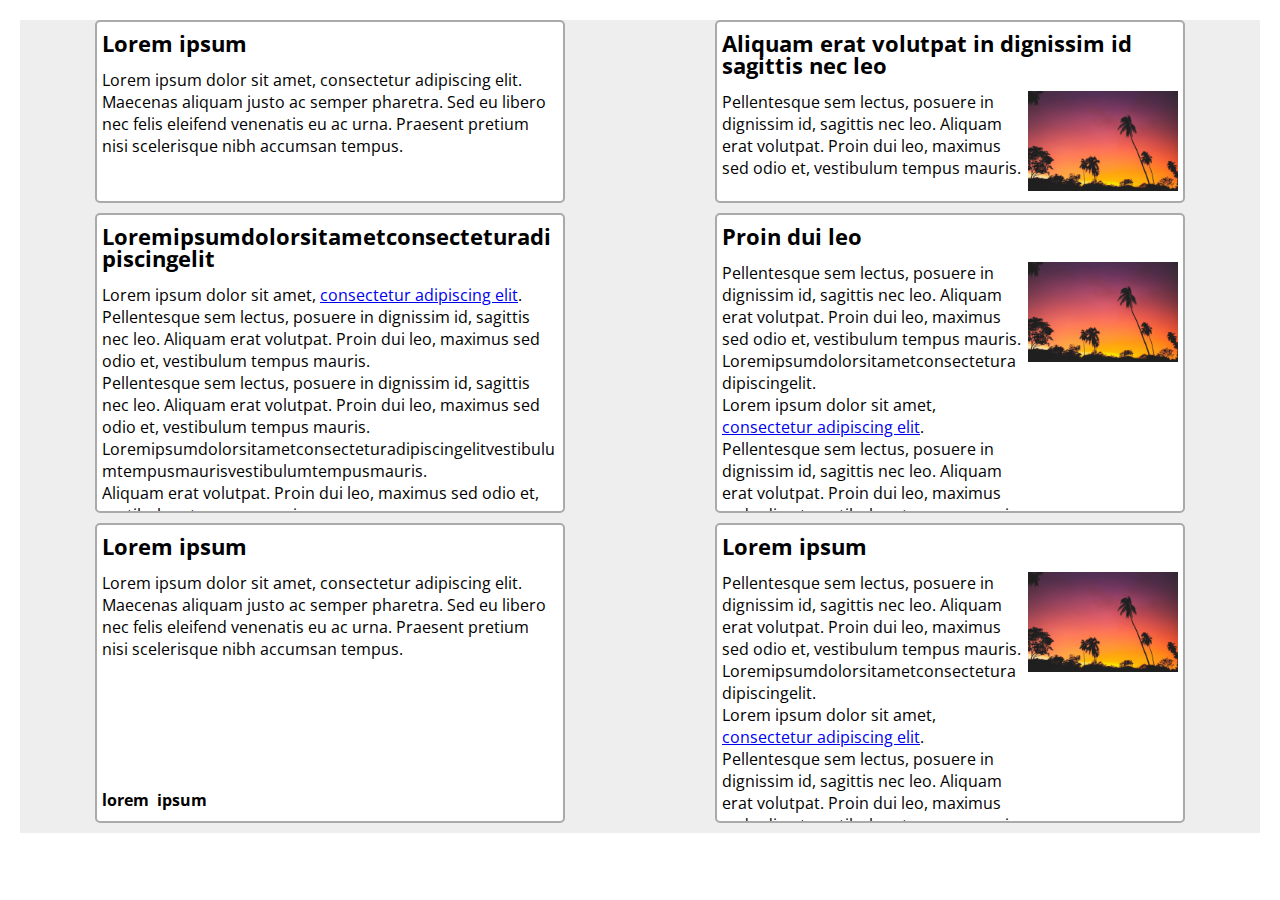
<file: Verkefni5/index.html>
<!doctype html>
<html lang="en">

<head>
    <meta charset="utf-8">
    <title>Verkefni 5</title>
    <link href="https://fonts.googleapis.com/css?family=Open+Sans:400,600" rel="stylesheet">
    <link rel="stylesheet" href="styles.css">
</head>

<body>
    <main>
        <div class="cards">

            <section class="card">
                <h2 class="card__title">Lorem ipsum</h2>
                <div class="card__content">
                    <div class="card__text">
                        <p>Lorem ipsum dolor sit amet, consectetur adipiscing elit. Maecenas aliquam justo ac semper
                            pharetra. Sed eu libero nec felis eleifend venenatis eu ac urna. Praesent pretium nisi
                            scelerisque nibh accumsan tempus.</p>
                    </div>
                </div>
            </section>

            <section class="card">
                <h2 class="card__title">Aliquam erat volutpat in dignissim id sagittis nec leo</h2>
                <div class="card__content">
                    <div class="card__text">
                        <p>Pellentesque sem lectus, posuere in dignissim id, sagittis nec leo. Aliquam erat volutpat.
                            Proin dui leo, maximus sed odio et, vestibulum tempus mauris.</p>
                    </div>
                    <div>
                        <img src="img.jpg" class="card__img">
                    </div>
                </div>
            </section>

            <section class="card">
                <h2 class="card__title">Loremipsumdolorsitametconsecteturadipiscingelit</h2>
                <div class="card__content">
                    <div class="card__text">
                        <p>Lorem ipsum dolor sit amet, <a href="#">consectetur adipiscing elit</a>. Pellentesque sem
                            lectus, posuere in dignissim id, sagittis nec leo. Aliquam erat volutpat. Proin dui leo,
                            maximus sed odio et, vestibulum tempus mauris.</p>
                        <p>Pellentesque sem lectus, posuere in dignissim id, sagittis nec leo. Aliquam erat volutpat.
                            Proin dui leo, maximus sed odio et, vestibulum tempus mauris.
                            Loremipsumdolorsitametconsecteturadipiscingelitvestibulumtempusmaurisvestibulumtempusmauris.</p>
                        <p>Aliquam erat volutpat. Proin dui leo, maximus sed odio et, vestibulum tempus mauris.</p>
                    </div>
                </div>
            </section>

            <section class="card">
                <h2 class="card__title">Proin dui leo</h2>
                <div class="card__content">
                    <div class="card__text">
                        <p>Pellentesque sem lectus, posuere in dignissim id, sagittis nec leo. Aliquam erat volutpat.
                            Proin dui leo, maximus sed odio et, vestibulum tempus mauris.
                            Loremipsumdolorsitametconsecteturadipiscingelit.</p>
                        <p>Lorem ipsum dolor sit amet, <a href="#">consectetur adipiscing elit</a>. Pellentesque sem
                            lectus, posuere in dignissim id, sagittis nec leo. Aliquam erat volutpat. Proin dui leo,
                            maximus sed odio et, vestibulum tempus mauris.</p>
                        <p>Pellentesque sem lectus, posuere in dignissim id, sagittis nec leo. Aliquam erat volutpat.
                            Proin dui leo, maximus sed odio et, vestibulum tempus mauris.
                            Loremipsumdolorsitametconsecteturadipiscingelit.</p>
                    </div>
                    <div>
                        <img src="img.jpg" class="card__img">
                    </div>
                </div>
            </section>

            <section class="card">
                <h2 class="card__title">Lorem ipsum</h2>
                <div class="card__content">
                    <div class="card__text">
                        <p>Lorem ipsum dolor sit amet, consectetur adipiscing elit. Maecenas aliquam justo ac semper
                            pharetra. Sed eu libero nec felis eleifend venenatis eu ac urna. Praesent pretium nisi
                            scelerisque nibh accumsan tempus.</p>
                    </div>
                </div>
                <ul class="card__lists">
                    <li>lorem</li>
                    <li>ipsum</li>
                </ul>
            </section>

            <section class="card">
                <h2 class="card__title">Lorem ipsum</h2>
                <div class="card__content">
                    <div class="card__text">
                        <p>Pellentesque sem lectus, posuere in dignissim id, sagittis nec leo. Aliquam erat volutpat.
                            Proin dui leo, maximus sed odio et, vestibulum tempus mauris.
                            Loremipsumdolorsitametconsecteturadipiscingelit.</p>
                        <p>Lorem ipsum dolor sit amet, <a href="#">consectetur adipiscing elit</a>. Pellentesque sem
                            lectus, posuere in dignissim id, sagittis nec leo. Aliquam erat volutpat. Proin dui leo,
                            maximus sed odio et, vestibulum tempus mauris.</p>
                        <p>Pellentesque sem lectus, posuere in dignissim id, sagittis nec leo. Aliquam erat volutpat.
                            Proin dui leo, maximus sed odio et, vestibulum tempus mauris.
                            Loremipsumdolorsitametconsecteturadipiscingelit.</p>
                    </div>
                    <div>
                        <img src="img.jpg" class="card__img">
                    </div>
                </div>
                <ul class="card__lists">
                    <li>lorem</li>
                    <li>ipsum</li>
                    <li>dolor</li>
                    <li>foo</li>
                    <li>bar</li>
                    <li>baz</li>
                    <li>lorem-ipsum</li>
                    <li>dolor-sit-amet</li>
                </ul>
            </section>

        </div>
    </main>
</body>

</html>
</file>
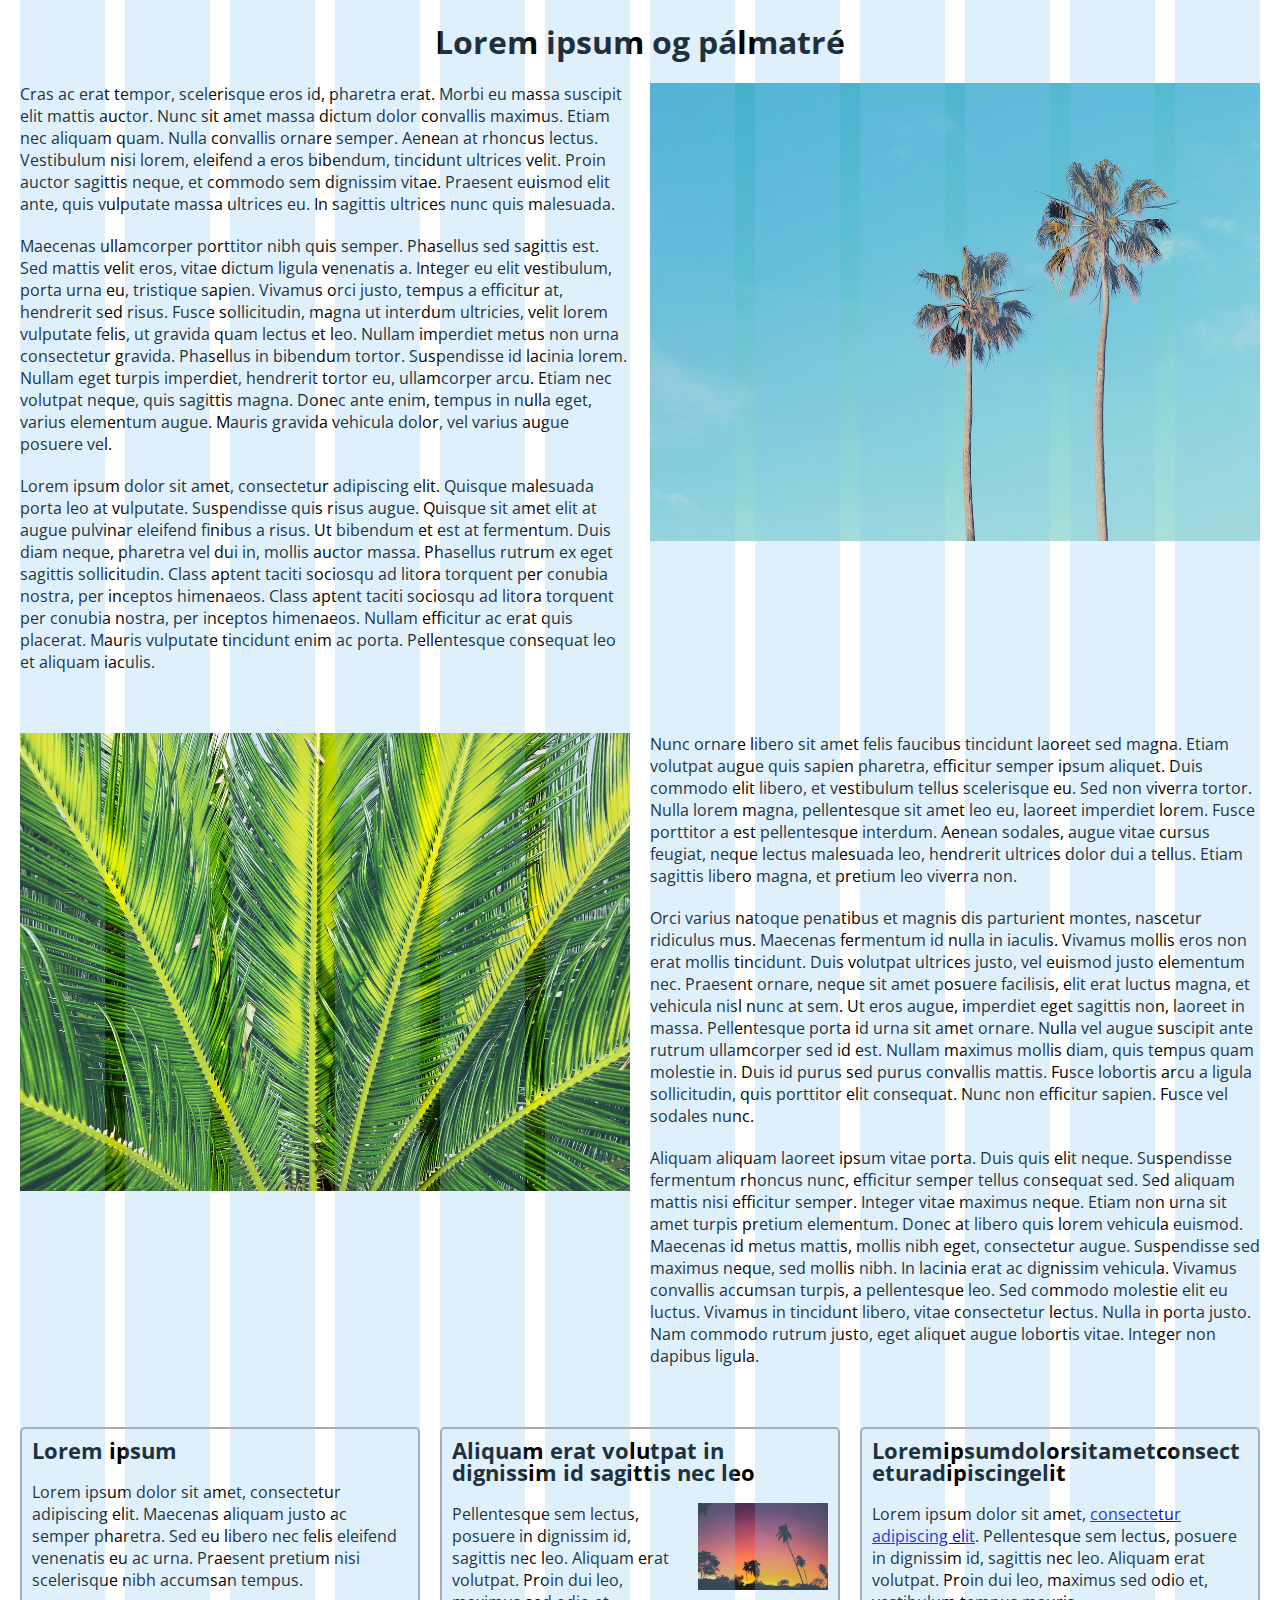
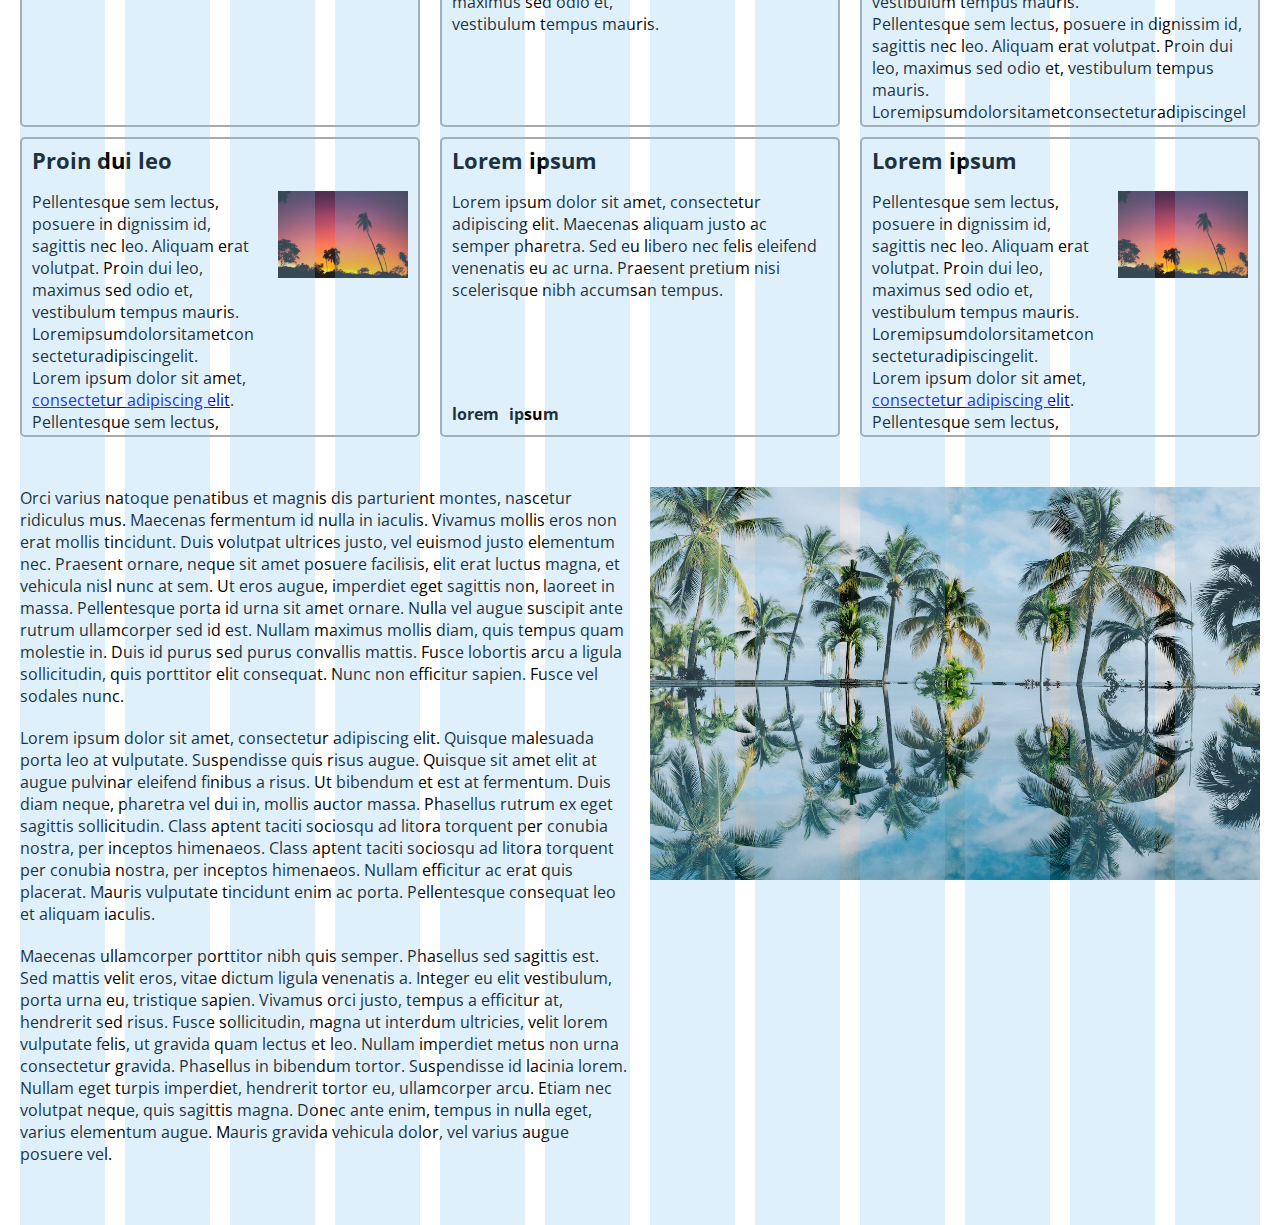
<file: Verkefni6/index.html>
<!doctype html>
<html lang="en">

<head>
  <meta charset="utf-8">
  <title>Verkefni 6</title>
  <link href="https://fonts.googleapis.com/css?family=Open+Sans:400,600" rel="stylesheet">
  <link rel="stylesheet" href="grid.css">
  <link rel="stylesheet" href="styles.css">
</head>

<body>
  <main>
    <h1>Lorem ipsum og pálmatré</h1>

    <div class="grid">
      <div class="grid__row">
        <div class="grid__col">
          <div class="text">
            <p>Cras ac erat tempor, scelerisque eros id, pharetra erat. Morbi eu massa suscipit elit mattis auctor.
              Nunc sit amet massa dictum dolor convallis maximus. Etiam nec aliquam quam. Nulla convallis ornare
              semper. Aenean at rhoncus lectus. Vestibulum nisi lorem, eleifend a eros bibendum, tincidunt ultrices
              velit. Proin auctor sagittis neque, et commodo sem dignissim vitae. Praesent euismod elit ante, quis
              vulputate massa ultrices eu. In sagittis ultrices nunc quis malesuada.</p>

            <p>Maecenas ullamcorper porttitor nibh quis semper. Phasellus sed sagittis est. Sed mattis velit eros,
              vitae dictum ligula venenatis a. Integer eu elit vestibulum, porta urna eu, tristique sapien. Vivamus
              orci justo, tempus a efficitur at, hendrerit sed risus. Fusce sollicitudin, magna ut interdum ultricies,
              velit lorem vulputate felis, ut gravida quam lectus et leo. Nullam imperdiet metus non urna consectetur
              gravida. Phasellus in bibendum tortor. Suspendisse id lacinia lorem. Nullam eget turpis imperdiet,
              hendrerit tortor eu, ullamcorper arcu. Etiam nec volutpat neque, quis sagittis magna. Donec ante enim,
              tempus in nulla eget, varius elementum augue. Mauris gravida vehicula dolor, vel varius augue posuere
              vel.</p>

            <p>Lorem ipsum dolor sit amet, consectetur adipiscing elit. Quisque malesuada porta leo at vulputate.
              Suspendisse quis risus augue. Quisque sit amet elit at augue pulvinar eleifend finibus a risus. Ut
              bibendum et est at fermentum. Duis diam neque, pharetra vel dui in, mollis auctor massa. Phasellus rutrum
              ex eget sagittis sollicitudin. Class aptent taciti sociosqu ad litora torquent per conubia nostra, per
              inceptos himenaeos. Class aptent taciti sociosqu ad litora torquent per conubia nostra, per inceptos
              himenaeos. Nullam efficitur ac erat quis placerat. Mauris vulputate tincidunt enim ac porta. Pellentesque
              consequat leo et aliquam iaculis.</p>
          </div>
        </div>
        <div class="grid__col">
          <img class="image" src="palms1.jpg" alt="Afskaplega lorem-ipsum-leg pálmatré">
        </div>
      </div>

      <div class="grid__row grid__row--latter">
        <div class="grid__col">
          <img class="image" src="palms2.jpg" alt="Jafnvel lorem-ipsum-legri pálmatré">
        </div>
        <div class="grid__col">
          <div class="text">
            <p>Nunc ornare libero sit amet felis faucibus tincidunt laoreet sed magna. Etiam volutpat augue quis sapien
              pharetra, efficitur semper ipsum aliquet. Duis commodo elit libero, et vestibulum tellus scelerisque eu.
              Sed non viverra tortor. Nulla lorem magna, pellentesque sit amet leo eu, laoreet imperdiet lorem. Fusce
              porttitor a est pellentesque interdum. Aenean sodales, augue vitae cursus feugiat, neque lectus malesuada
              leo, hendrerit ultrices dolor dui a tellus. Etiam sagittis libero magna, et pretium leo viverra non.</p>

            <p>Orci varius natoque penatibus et magnis dis parturient montes, nascetur ridiculus mus. Maecenas
              fermentum id nulla in iaculis. Vivamus mollis eros non erat mollis tincidunt. Duis volutpat ultrices
              justo, vel euismod justo elementum nec. Praesent ornare, neque sit amet posuere facilisis, elit erat
              luctus magna, et vehicula nisl nunc at sem. Ut eros augue, imperdiet eget sagittis non, laoreet in massa.
              Pellentesque porta id urna sit amet ornare. Nulla vel augue suscipit ante rutrum ullamcorper sed id est.
              Nullam maximus mollis diam, quis tempus quam molestie in. Duis id purus sed purus convallis mattis. Fusce
              lobortis arcu a ligula sollicitudin, quis porttitor elit consequat. Nunc non efficitur sapien. Fusce vel
              sodales nunc.</p>

            <p>Aliquam aliquam laoreet ipsum vitae porta. Duis quis elit neque. Suspendisse fermentum rhoncus nunc,
              efficitur semper tellus consequat sed. Sed aliquam mattis nisi efficitur semper. Integer vitae maximus
              neque. Etiam non urna sit amet turpis pretium elementum. Donec at libero quis lorem vehicula euismod.
              Maecenas id metus mattis, mollis nibh eget, consectetur augue. Suspendisse sed maximus neque, sed mollis
              nibh. In lacinia erat ac dignissim vehicula. Vivamus convallis accumsan turpis, a pellentesque leo. Sed
              commodo molestie elit eu luctus. Vivamus in tincidunt libero, vitae consectetur lectus. Nulla in porta
              justo. Nam commodo rutrum justo, eget aliquet augue lobortis vitae. Integer non dapibus ligula.</p>
          </div>
        </div>
      </div>

    </div>

    <div class="cards">
      <div class="cards__row">
        <div class="cards__col">
          <section class="card">
            <h2 class="card__title">Lorem ipsum</h2>
            <div class="card__content">
              <div class="card__text">
                <p>Lorem ipsum dolor sit amet, consectetur adipiscing elit. Maecenas aliquam justo ac semper pharetra.
                  Sed eu libero nec felis eleifend venenatis eu ac urna. Praesent pretium nisi scelerisque nibh
                  accumsan tempus.</p>
              </div>
            </div>
          </section>
        </div>

        <div class="cards__col">
          <section class="card">
            <h2 class="card__title">Aliquam erat volutpat in dignissim id sagittis nec leo</h2>
            <div class="card__content">
              <div class="card_text">
                <p>Pellentesque sem lectus, posuere in dignissim id, sagittis nec leo. Aliquam erat volutpat. Proin dui
                  leo, maximus sed odio et, vestibulum tempus mauris.</p>
              </div>
              <div class="card__image">
                <img class="card__img" src="img.jpg">
              </div>
            </div>
          </section>
        </div>

        <div class="cards__col">
          <section class="card">
            <h2 class="card__title">Loremipsumdolorsitametconsecteturadipiscingelit</h2>
            <div class="card__content">
              <div class="card__text">
                <p>Lorem ipsum dolor sit amet, <a href="#">consectetur adipiscing elit</a>. Pellentesque sem lectus,
                  posuere in dignissim id, sagittis nec leo. Aliquam erat volutpat. Proin dui leo, maximus sed odio et,
                  vestibulum tempus mauris.</p>
                <p>Pellentesque sem lectus, posuere in dignissim id, sagittis nec leo. Aliquam erat volutpat. Proin dui
                  leo, maximus sed odio et, vestibulum tempus mauris.
                  Loremipsumdolorsitametconsecteturadipiscingelitvestibulumtempusmaurisvestibulumtempusmauris.</p>
                <p>Aliquam erat volutpat. Proin dui leo, maximus sed odio et, vestibulum tempus mauris.</p>
              </div>
            </div>
          </section>
        </div>

        <div class="cards__col">
          <section class="card">
            <h2 class="card__title">Proin dui leo</h2>
            <div class="card__content">
              <div class="card__text">
                <p>Pellentesque sem lectus, posuere in dignissim id, sagittis nec leo. Aliquam erat volutpat. Proin dui
                  leo, maximus sed odio et, vestibulum tempus mauris. Loremipsumdolorsitametconsecteturadipiscingelit.</p>
                <p>Lorem ipsum dolor sit amet, <a href="#">consectetur adipiscing elit</a>. Pellentesque sem lectus,
                  posuere in dignissim id, sagittis nec leo. Aliquam erat volutpat. Proin dui leo, maximus sed odio et,
                  vestibulum tempus mauris.</p>
                <p>Pellentesque sem lectus, posuere in dignissim id, sagittis nec leo. Aliquam erat volutpat. Proin dui
                  leo, maximus sed odio et, vestibulum tempus mauris. Loremipsumdolorsitametconsecteturadipiscingelit.</p>
              </div>
              <div class="card__image">
                <img class="card__img" src="img.jpg">
              </div>
            </div>
          </section>
        </div>

        <div class="cards__col">
          <section class="card">
            <h2 class="card__title">Lorem ipsum</h2>
            <div class="card__content">
              <div class="card__text">
                <p>Lorem ipsum dolor sit amet, consectetur adipiscing elit. Maecenas aliquam justo ac semper pharetra.
                  Sed eu libero nec felis eleifend venenatis eu ac urna. Praesent pretium nisi scelerisque nibh
                  accumsan tempus.</p>
              </div>
            </div>
            <ul class="card__tags">
              <li class="card__tag">lorem</li>
              <li class="card__tag">ipsum</li>
            </ul>
          </section>
        </div>

        <div class="cards__col">
          <section class="card">
            <h2 class="card__title">Lorem ipsum</h2>
            <div class="card__content">
              <div class="card__text">
                <p>Pellentesque sem lectus, posuere in dignissim id, sagittis nec leo. Aliquam erat volutpat. Proin dui
                  leo, maximus sed odio et, vestibulum tempus mauris. Loremipsumdolorsitametconsecteturadipiscingelit.</p>
                <p>Lorem ipsum dolor sit amet, <a href="#">consectetur adipiscing elit</a>. Pellentesque sem lectus,
                  posuere in dignissim id, sagittis nec leo. Aliquam erat volutpat. Proin dui leo, maximus sed odio et,
                  vestibulum tempus mauris.</p>
                <p>Pellentesque sem lectus, posuere in dignissim id, sagittis nec leo. Aliquam erat volutpat. Proin dui
                  leo, maximus sed odio et, vestibulum tempus mauris. Loremipsumdolorsitametconsecteturadipiscingelit.</p>
              </div>
              <div class="card__image">
                <img class="card__img" src="img.jpg">
              </div>
            </div>
            <ul class="card__tags">
              <li class="card__tag">lorem</li>
              <li class="card__tag">ipsum</li>
              <li class="card__tag">dolor</li>
              <li class="card__tag">foo</li>
              <li class="card__tag">bar</li>
              <li class="card__tag">baz</li>
              <li class="card__tag">lorem-ipsum</li>
              <li class="card__tag">dolor-sit-amet</li>
            </ul>
          </section>
        </div>
      </div>
    </div>

    <div class="grid">
      <div class="grid__row">
        <div class="grid__col">
          <div class="text">
            <p>Orci varius natoque penatibus et magnis dis parturient montes, nascetur ridiculus mus. Maecenas
              fermentum id nulla in iaculis. Vivamus mollis eros non erat mollis tincidunt. Duis volutpat ultrices
              justo, vel euismod justo elementum nec. Praesent ornare, neque sit amet posuere facilisis, elit erat
              luctus magna, et vehicula nisl nunc at sem. Ut eros augue, imperdiet eget sagittis non, laoreet in massa.
              Pellentesque porta id urna sit amet ornare. Nulla vel augue suscipit ante rutrum ullamcorper sed id est.
              Nullam maximus mollis diam, quis tempus quam molestie in. Duis id purus sed purus convallis mattis. Fusce
              lobortis arcu a ligula sollicitudin, quis porttitor elit consequat. Nunc non efficitur sapien. Fusce vel
              sodales nunc.</p>

            <p>Lorem ipsum dolor sit amet, consectetur adipiscing elit. Quisque malesuada porta leo at vulputate.
              Suspendisse quis risus augue. Quisque sit amet elit at augue pulvinar eleifend finibus a risus. Ut
              bibendum et est at fermentum. Duis diam neque, pharetra vel dui in, mollis auctor massa. Phasellus rutrum
              ex eget sagittis sollicitudin. Class aptent taciti sociosqu ad litora torquent per conubia nostra, per
              inceptos himenaeos. Class aptent taciti sociosqu ad litora torquent per conubia nostra, per inceptos
              himenaeos. Nullam efficitur ac erat quis placerat. Mauris vulputate tincidunt enim ac porta. Pellentesque
              consequat leo et aliquam iaculis.</p>

            <p>Maecenas ullamcorper porttitor nibh quis semper. Phasellus sed sagittis est. Sed mattis velit eros,
              vitae dictum ligula venenatis a. Integer eu elit vestibulum, porta urna eu, tristique sapien. Vivamus
              orci justo, tempus a efficitur at, hendrerit sed risus. Fusce sollicitudin, magna ut interdum ultricies,
              velit lorem vulputate felis, ut gravida quam lectus et leo. Nullam imperdiet metus non urna consectetur
              gravida. Phasellus in bibendum tortor. Suspendisse id lacinia lorem. Nullam eget turpis imperdiet,
              hendrerit tortor eu, ullamcorper arcu. Etiam nec volutpat neque, quis sagittis magna. Donec ante enim,
              tempus in nulla eget, varius elementum augue. Mauris gravida vehicula dolor, vel varius augue posuere
              vel.</p>
          </div>
        </div>
        <div class="grid__col">
          <img class="image" src="palms3.jpg" alt="lorem-ipsum-legustu pálmatrén">
        </div>
      </div>
    </div>

  </main>
</body>

</html>
</file>
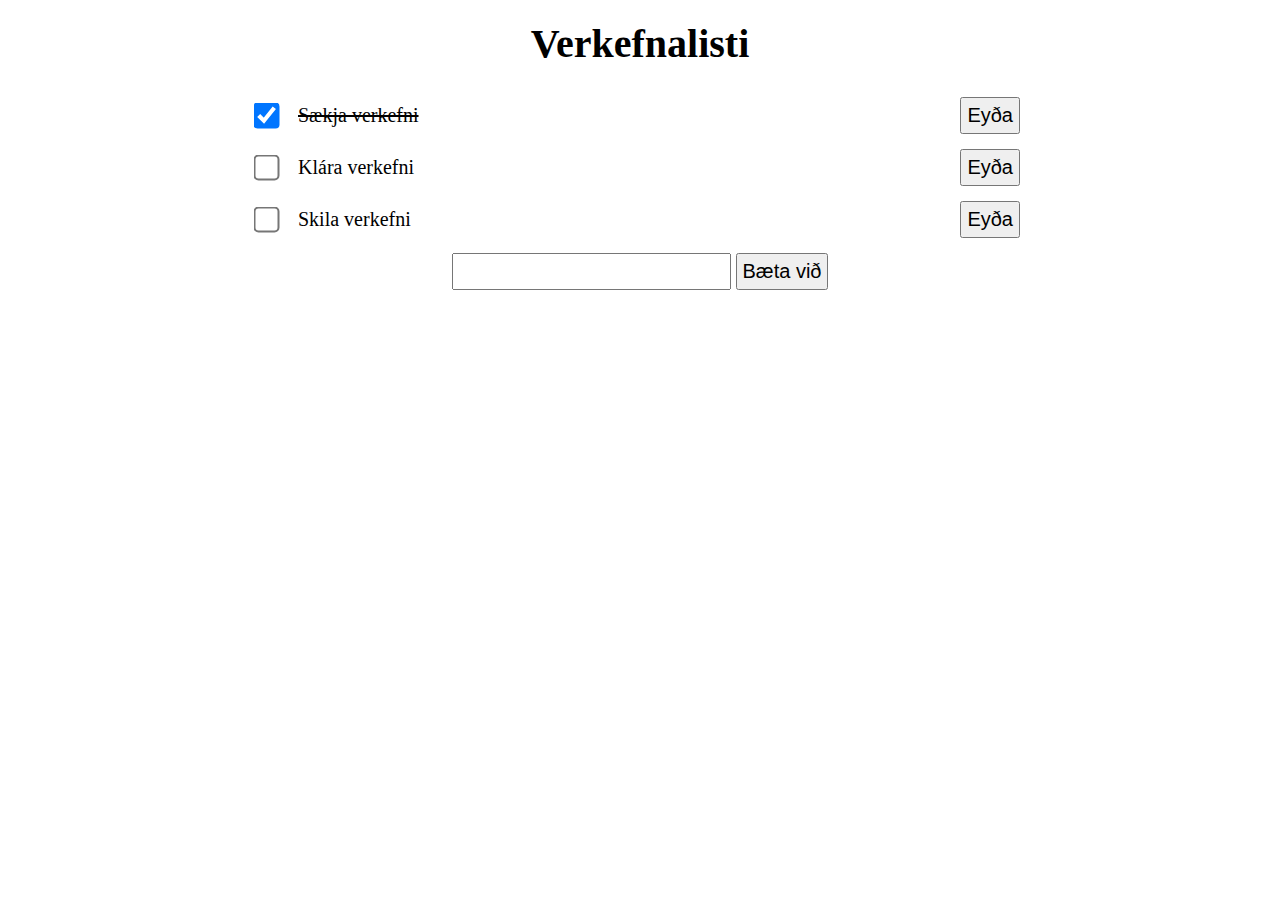
<file: Verkefni8/index.html>
<!doctype html>
<html class="grid" lang="is">
  <head>
    <meta charset="utf-8">
    <title>Verkefni 8</title>
    <link rel="stylesheet" href="styles.css">
  </head>
  <body>
    <main>
      <h1 class="heading">Verkefnalisti</h1>
      <ul class="items">
        <li class="item item--done">
          <input type="checkbox" checked class="item__checkbox">
          <span class="item__text">Sækja verkefni</span>
          <button class="item__button">Eyða</button>
        </li>
        <li class="item">
          <input type="checkbox" class="item__checkbox">
          <span class="item__text">Klára verkefni</span>
          <button class="item__button">Eyða</button>
        </li>
        <li class="item">
          <input type="checkbox" class="item__checkbox">
          <span class="item__text">Skila verkefni</span>
          <button class="item__button">Eyða</button>
        </li>
      </ul>
      <form class="form">
        <input class="form__input" type="text">
        <button class="form__button">Bæta við</button>
      </form>
    </main>
    <script src="scripts.js"></script>
  </body>
</html>
</file>
<file: Verkefni3/styles/styles.css>
/* almennar skilgreiningar */

html {
    font-size: 18px;
}

h1 {
    font-size: 2em;
    margin: 0 0 1em 0;
    border-bottom: 1px solid #999;
}

h2 {
    font-size: 1.666666667em;
    color: #999;
    margin: 0 0 0 0;
}

.card-section h2 {
    display: none;
}

h3 {
    font-size: 1em;
    margin: 0;
}

button {
    border: 5px solid;
    border-top-color: #999;
    border-right-color: #999;
    border-bottom-color: #666;
    border-left-color: #666;
    font-size: 1em;
}

button:hover {
    border: 10px solid;
    border-top-color: #666;
    border-right-color: #666;
    border-bottom-color: #999;
    border-left-color: #999;
}

/* texti */
.card-text p:first-letter {
    font-size: 2em;
}

.card-text p:nth-child(2) {
    font-size: 1em;
    margin-left: 0;
}

.card-text p:nth-child(2):first-line {
    font-size: 1em;
    background-color: #ccc;
}

.card-text p:nth-child(3) {
    font-size: 0.88888888889em;
    margin-left: 2.777777778em;
}

.card-text p:nth-child(3):first-line {
    background-color: #ddd;
}

.card-text p:nth-child(4) {
    font-size: 0.7777777778em;
    margin-left: 5.555555556em;
}

.card-text p:nth-child(4):first-line {
    background-color: #eee;
}


/* cards */
.card {
    width: 10em;
    height: 10em;
    margin: 0.5em;
    padding: 0.5em;

    border: 1px solid black;

    display: inline-block;
}

.card:nth-child(2n) {
    background-color: #333;
    color: #fff;
}

.card:nth-child(2n+1) {
    background-color: #fff;
    color: #333;
}

.cards:hover .card:nth-child(2n) {
    background-color: #fff;
    color: #333;
}

.cards:hover .card:nth-child(2n+1) {
    background-color: #333;
    color: #fff;
}

.cards {
    max-width: 37em;
    margin: auto;
}

.cards p {
    margin: 0;
}

.cards button {
    margin-top: 2em;
    margin-bottom: 2em;
    margin-right: auto;
    margin-left: auto;
    display: block;
}

.cards::after {
    margin-top: 1em;
    margin-bottom: 1em;
    border-top: 1px solid #c00;
    padding-top: 1em;

    content: 'Ekki meira efni';
    display: block;
}
</file>
<file: Verkefni4/styles.css>
html {
    box-sizing: border-box;
    font-size: 28px;
  }

* {
  margin: 0;
  padding: 0;
}

*, *:before, *:after {
  box-sizing: inherit;
}

body {
  background-color: #333;
  color: #ddd;
}

/*-- header og postscript stillt --*/
header, section.postscript {
    width: 100vw;
    height: 100vh;
    margin-bottom: 2rem;

    background: url(img/trees.jpg) no-repeat fixed;
    background-size: cover;
}

.protection {
    background-color: rgba(255, 255, 255, 0.2);
    width: 100vw;
    height: 100vh;
}

.headerText, .postscriptText {
    font-family: 'IM Fell DW Pica', serif;
    text-align: center;
    color: #333;
}

header h1 {
    font-size: 9vh;
    padding: 2em 1em 0 1em;
}

header h2 {
    font-size: 6vh;
    padding: 0.5em;
}

header p {
    font-size: 3.5vh;
    padding: 2em;
    font-weight: 700;
    text-transform: uppercase;
}

.postscriptText {
    text-transform: uppercase;
}

.postscript h2 {
    font-size: 6vh;
    padding: 3.5em 0 2em 0;
}

.postscript p {
    font-size: 3vh;
    padding: 0 1em;
}

/*-- myndir stilltar og settar í stað hr -- */
hr {
    width: 100vw;
    height: 60vh;
    background: transparent no-repeat fixed;
    background-size: cover;
    border: none;
}

hr:nth-of-type(1) {
    background-image: url(img/tree-fog.jpg);
}

hr:nth-of-type(2) {
    background-image: url(img/castle.jpg);
}

hr:nth-of-type(3) {
    background-image: url(img/hands.jpg);
}

hr:nth-of-type(4) {
    background-image: url(img/moon.jpg);
}

/*-- Byrjum á sections --*/
section.meginmal {
    padding: 1rem 0;
}

section blockquote {
    text-align: right;
    padding: 1rem;
    max-width: 50rem;
    line-height: 2rem;
    margin: 0 auto;
    font-family: 'Merriweather', serif;
    font-style: italic;
}

section blockquote cite {
    text-transform: uppercase;
    font-style: normal;
}

section p + p {
    text-indent: 2rem;
}

section p {
    padding: 1rem;
    max-width: 50rem;
    line-height: 2rem;
    margin: 0 auto;
    font-family: 'Merriweather', serif;
}

section.meginmal p:first-of-type::first-letter {
    float: left;
    font-weight: 700;
    font-size: 6rem;
    line-height: 6rem;
    padding-right: 0.2rem;
}

/*-- Stillum footer --*/
footer {
    background-color: #ddd;
    color: #333;
    padding: 1rem;
    font-family: 'Merriweather', serif;
}

footer p {
    max-width: 50rem;
    line-height: 2rem;
    margin: 0 auto;
}

footer ul * {
    max-width: 50rem;
    line-height: 1.2rem;
    list-style-type: none;
    margin: 0 auto;
}

a {
    color: #333;
    font-weight: 700;
    text-decoration: none;
}
</file>
<file: Verkefni5/styles.css>
* {
    margin: 0;
    padding: 0;
}

*,
*:before,
*:after {
    box-sizing: inherit;
}

html {
    box-sizing: border-box;

    font-family: 'Open Sans', helvetica, arial, sans-serif;
    font-size: 16px;
    line-height: 22px;
}

main {
    margin: 0 auto;
    max-width: 1500px;
    padding: 20px;
}

.cards {
    background: #eee;
    display: flex;
    flex-wrap: wrap;
    justify-content: space-around;

}

.card {
    background: #fff;
    border: 2px solid #aaa;
    border-radius: 5px;
    max-width: 470px;
    max-height: 300px;
    margin: 0 0 10px 0;
    display: flex;
    flex-direction: column;
    overflow: hidden;
}

.card__content {
    display: flex;
    flex-direction: row;
    flex: 1;
    margin: 5px;
}

.card__title {
    font-size: 1.375em;
    margin: 10px 0 10px 5px;
    overflow-wrap: break-word;
    word-wrap: break-word;
}

.card__img {
    max-width: 150px;
    margin: 0 0 0 5px;
}

.card__text {
    overflow: auto;
    overflow-wrap: break-word;
    word-wrap: break-word;
}

.card__lists {
    display: flex;
    list-style-type: none;
    font-weight: bold;
    flex-wrap: wrap;
    margin: 10px 0 10px 5px;
}

li {
    margin: 0 8px 0 0;
}
</file>
<file: Verkefni6/grid.css>
:root {
    --offset: 20px;
    --max_width: 1450px;
    --columns: 12;
    --gutter: 20px;
    --color: hsla(204, 80%, 72%, 0.25);
    --repeating-width: calc(100% / var(--columns));
    --column-width: calc((100% / var(--columns)) - var(--gutter));
    --background-width: calc(100% + var(--gutter));
    --background-columns: repeating-linear-gradient(to right,
        var(--color),
        var(--color) var(--column-width),
        transparent var(--column-width),
        transparent var(--repeating-width));
}

/* Styling */
html {
    position: relative;
}

html::before {
    position: absolute;
    top: 0;
    right: 0;
    bottom: 0;
    left: 0;
    margin-right: auto;
    margin-left: auto;
    width: calc(100% - (2 * var(--offset)));
    max-width: var(--max_width);
    min-height: 100vh;
    content: '';
    background-image: var(--background-columns);
    background-size: var(--background-width) 100%;
    z-index: 1000;
    pointer-events: none;
}
</file>
<file: Verkefni6/styles.css>
* {
    margin: 0;
    padding: 0;
}

*,
*:before,
*:after {
    box-sizing: inherit;
}

html {
    box-sizing: border-box;
    font-family: 'Open Sans', helvetica, arial, sans-serif;
    font-size: 16px;
}

main {
    margin: 0 auto;
    max-width: 1450px;
    padding-left: 20px;
    padding-right: 20px;
}

/* TODO taka ætti padding af main þegar komið er fyrir ofan hámarksbreidd */
@media (min-width: 1500px) {
    main {
        padding-left: 0px;
        padding-right: 0px;
    }
}

h1 {
    text-align: center;
    margin: 20px 0;
}

.text {
    margin-bottom: 20px;
}

.text p {
    margin-bottom: 20px;
}

.image {
    max-width: 100%;
    margin-bottom: 20px;
}

/* grid fyrir efni, setja þarf upp í html */
/* default stillingar eru fyrir < 700px skjá */
.grid__row {
    display: flex;
    flex-direction: column;
    margin-left: -10px;
    margin-right: -10px;
}

.grid__col {
    width: 100%;
    padding-right: 10px;
    padding-left: 10px;
}

/* grid fyrir cards */

/* TODO útfæra grid fyrir cards */
.cards__row {
    display: flex;
    flex-direction: column;
    margin-left: -10px;
    margin-right: -10px;
}

.cards__col {
    width: 100%;
    padding-right: 10px;
    padding-left: 10px;
}

.card {
    display: flex;
    flex-direction: column;

    margin-bottom: 20px;
    width: 100%;
    overflow: hidden;

    background-color: #fff;
    border-bottom: 2px solid #aaa;
}

.card__title {
    margin-bottom: 20px;

    font-size: 1.375em;
    line-height: 1;
    word-break: break-word;
}

.card__content {
    display: flex;
    flex-direction: column;
    flex: 1;
    margin-bottom: 20px;
}

.card__text {
    font-size: 1em;
    line-height: 1.375;
    overflow: auto;
    word-break: break-word;
    margin-bottom: 20px;
}

.card__image {
    flex: 0 0 150px;
}

.card__img {
    max-width: 100%;
}

.card__tags {
    margin-top: 10px;

    display: flex;
    flex-wrap: wrap;
    align-items: center;

    list-style: none;
}

.card__tag {
    font-weight: bold;
    margin-right: 10px;
}


/*
    .card kemur óbreytt úr sýnilausn á verkefni 5 fyrir utan responsive stíla og
    að það fær `height: 100%;`
    Sýnilausn verður gefin út við lok dags miðvikudaginn 3. okt
  */

/* TODO .card stílar úr v5 (eða sýnilausn...) */

/* TODO koma mynd fyrir á öðrum stað í < 1000px */
@media (max-width: 999px) {
    .grid__row--latter {
        flex-direction: column-reverse;
    }
}

/* Stillingar fyrir >= 700px skjá */
@media (min-width: 700px) and (max-width: 999px) {
    .cards__row {
        display: flex;
        flex-direction: row;
        flex-wrap: wrap;
    }

    .cards__col {
        width: 50%;
        margin-bottom: 10px;
    }

    .cards {
        margin-bottom: 40px;
    }
}

/* TODO setja upp grid fyrir >= 1000px */
@media (min-width: 1000px) {
    .grid__row {
        flex-direction: row;
    }

    .grid__col {
        width: 50%;
        margin-bottom: 40px;
    }

    .cards__row {
        display: flex;
        flex-direction: row;
        flex-wrap: wrap;
    }

    .cards__col {
        width: 33.33333333333333333333333333%;
        margin-bottom: 10px;
    }

    .cards {
        margin-bottom: 40px;
    }
}

@media (min-width: 700px) {
    .card {
        display: flex;
        flex-direction: column;
        height: 100%;
        padding: 10px;
        width: 100%;
        max-width: 470px;
        max-height: 300px;
        overflow: hidden;
      
        background-color: #fff;
        border: 2px solid #aaa;
        border-radius: 5px;
        margin-bottom: 0px;
      }
      
      .card__title {
        margin-bottom: 20px;
      
        font-size: 1.375em;
        line-height: 1;
        word-break: break-word;
      }
      
      .card__content {
        display: flex;
        flex-direction: row;
        flex: 1;
      }
      
      .card__text {
        font-size: 1em;
        line-height: 1.375;
        overflow: auto;
        word-break: break-word;
      }
      
      .card__image {
        padding-left: 20px;
        flex: 0 0 150px;
      }
      
      .card__img {
        max-width: 100%;
      }
      
      .card__tags {
        margin-top: 10px;
      
        display: flex;
        flex-wrap: wrap;
        align-items: center;
      
        list-style: none;
      }
      
      .card__tag {
        font-weight: bold;
        margin-right: 10px;
      }
}

/* TODO responsive stílar fyrir .card */
</file>
<file: Verkefni8/styles.css>
* {
    margin: 0;
    padding: 0;
  }
  
  html {
    box-sizing: border-box;
    font-size: 20px;
  }
  
  *, *:before, *:after {
    box-sizing: inherit;
  }
  
  main {
    display: flex;
    flex-direction: column;
    align-items: center;
  
    max-width: 800px;
    margin: 0 auto;
    padding: 20px;
  }
  
  .heading {
    margin-bottom: 30px;
    font-family: Georgia, 'Times New Roman', Times, serif;
    font-size: 2rem;
  }
  
  .items {
    width: 100%;
  
    display: flex;
    flex-direction: column;
    list-style: none;
  }
  
  .item {
    display: flex;
    align-items: center;
  
    margin-bottom: 15px;
  }
  
  .item__checkbox {
    margin-right: 20px;
    transform: scale(2);
  }
  
  .item__text {
    padding: 5px;
    flex: 1;
    display: block;
    white-space: nowrap;
    overflow: hidden;
    max-width: 100%;
    text-overflow: ellipsis;
  }
  
  .item--done .item__text {
    text-decoration: line-through;
  }
  
  .item__edit {
    padding: 5px;
    font-size: 1rem;
    flex: 1;
  }
  
  .item__button {
    padding: 5px;
    font-size: 1rem;
  }
  
  .form__input {
    padding: 5px;
    font-size: 1rem;
  }
  
  .form__button {
    padding: 5px;
    font-size: 1rem;
  }
</file>
